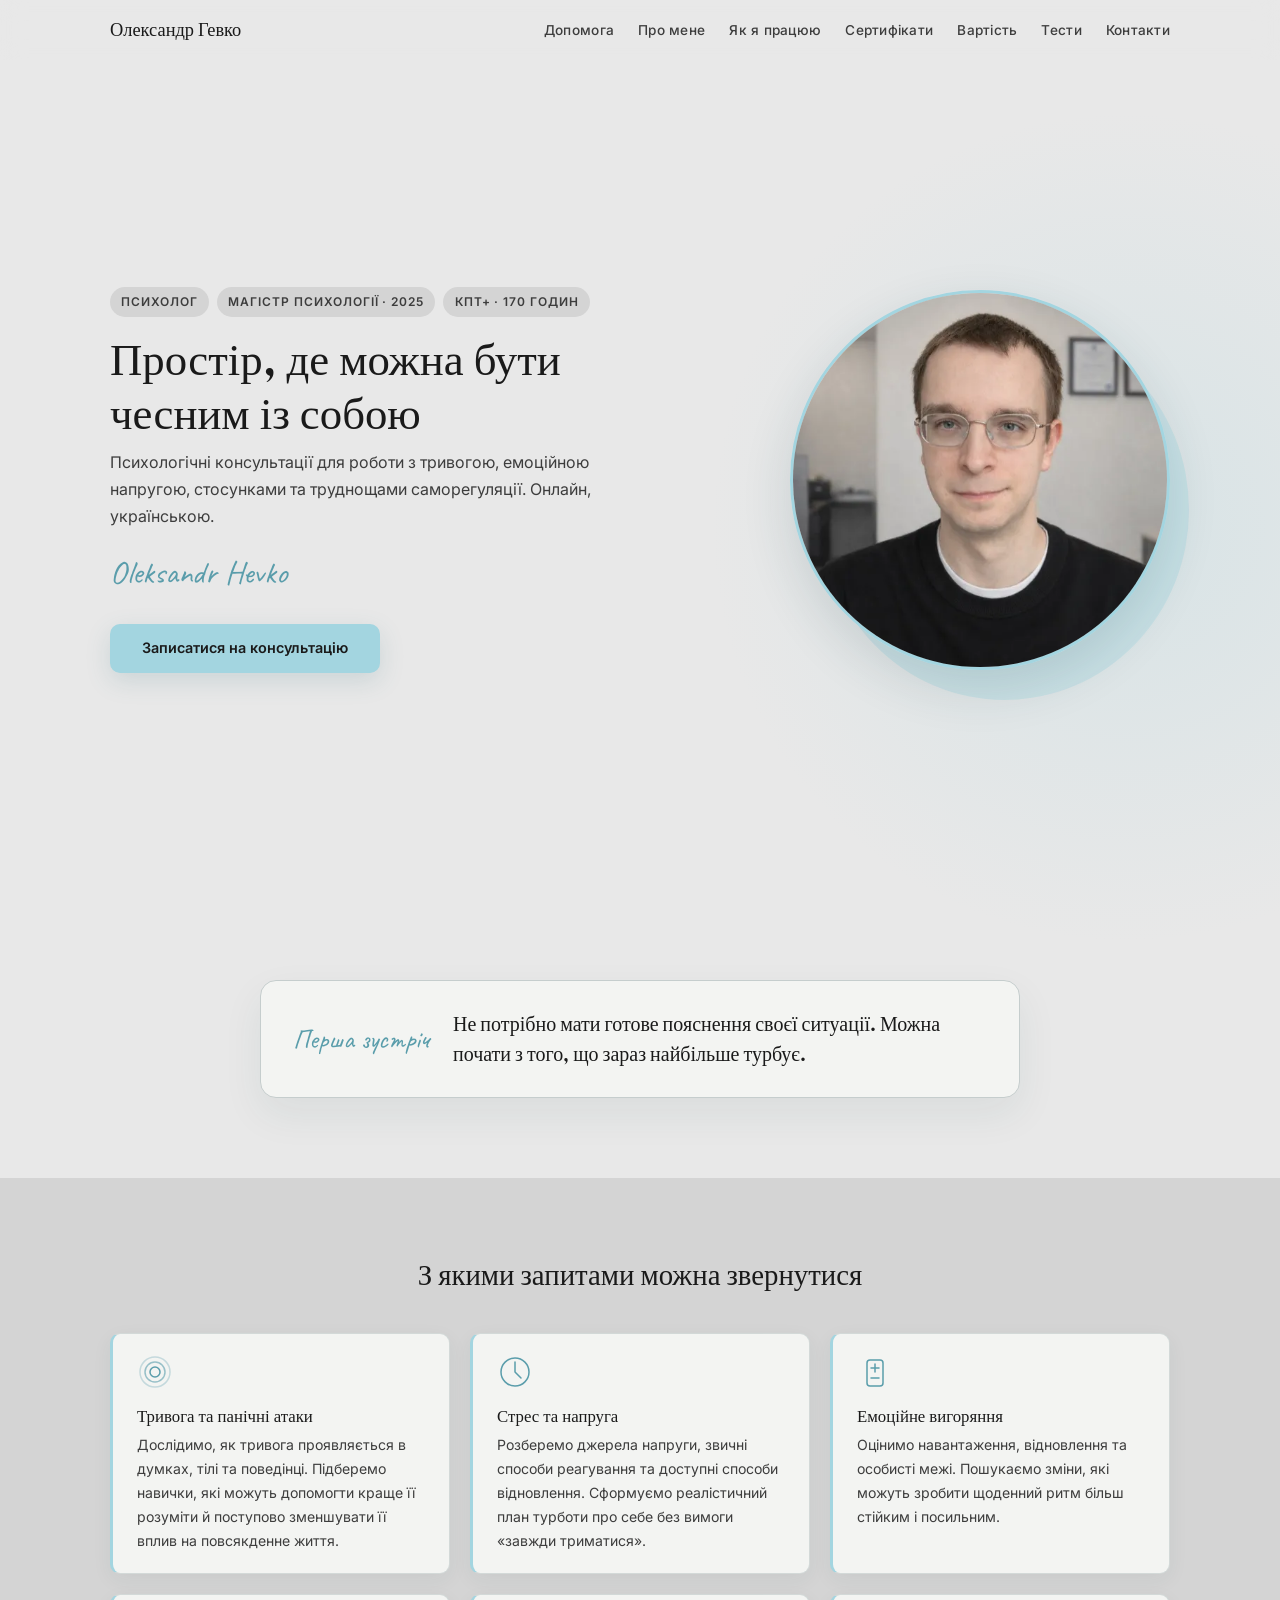
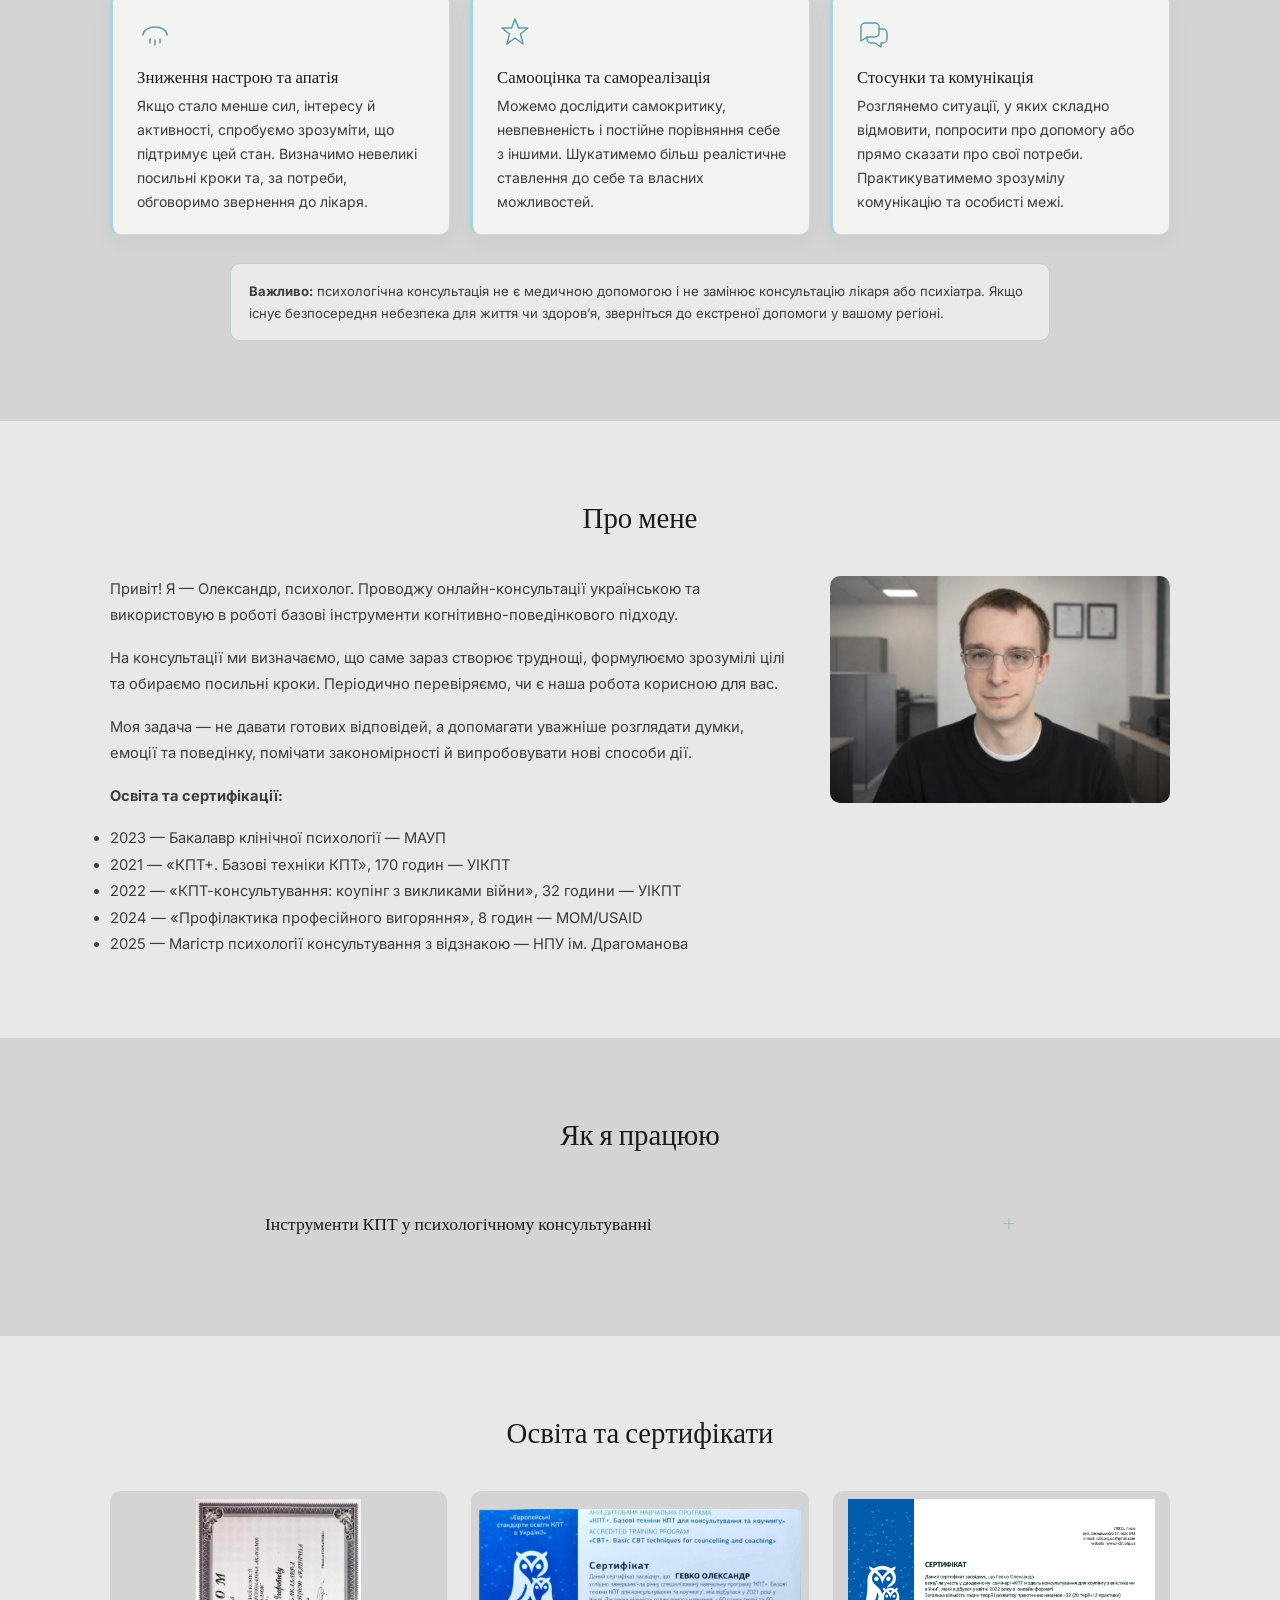
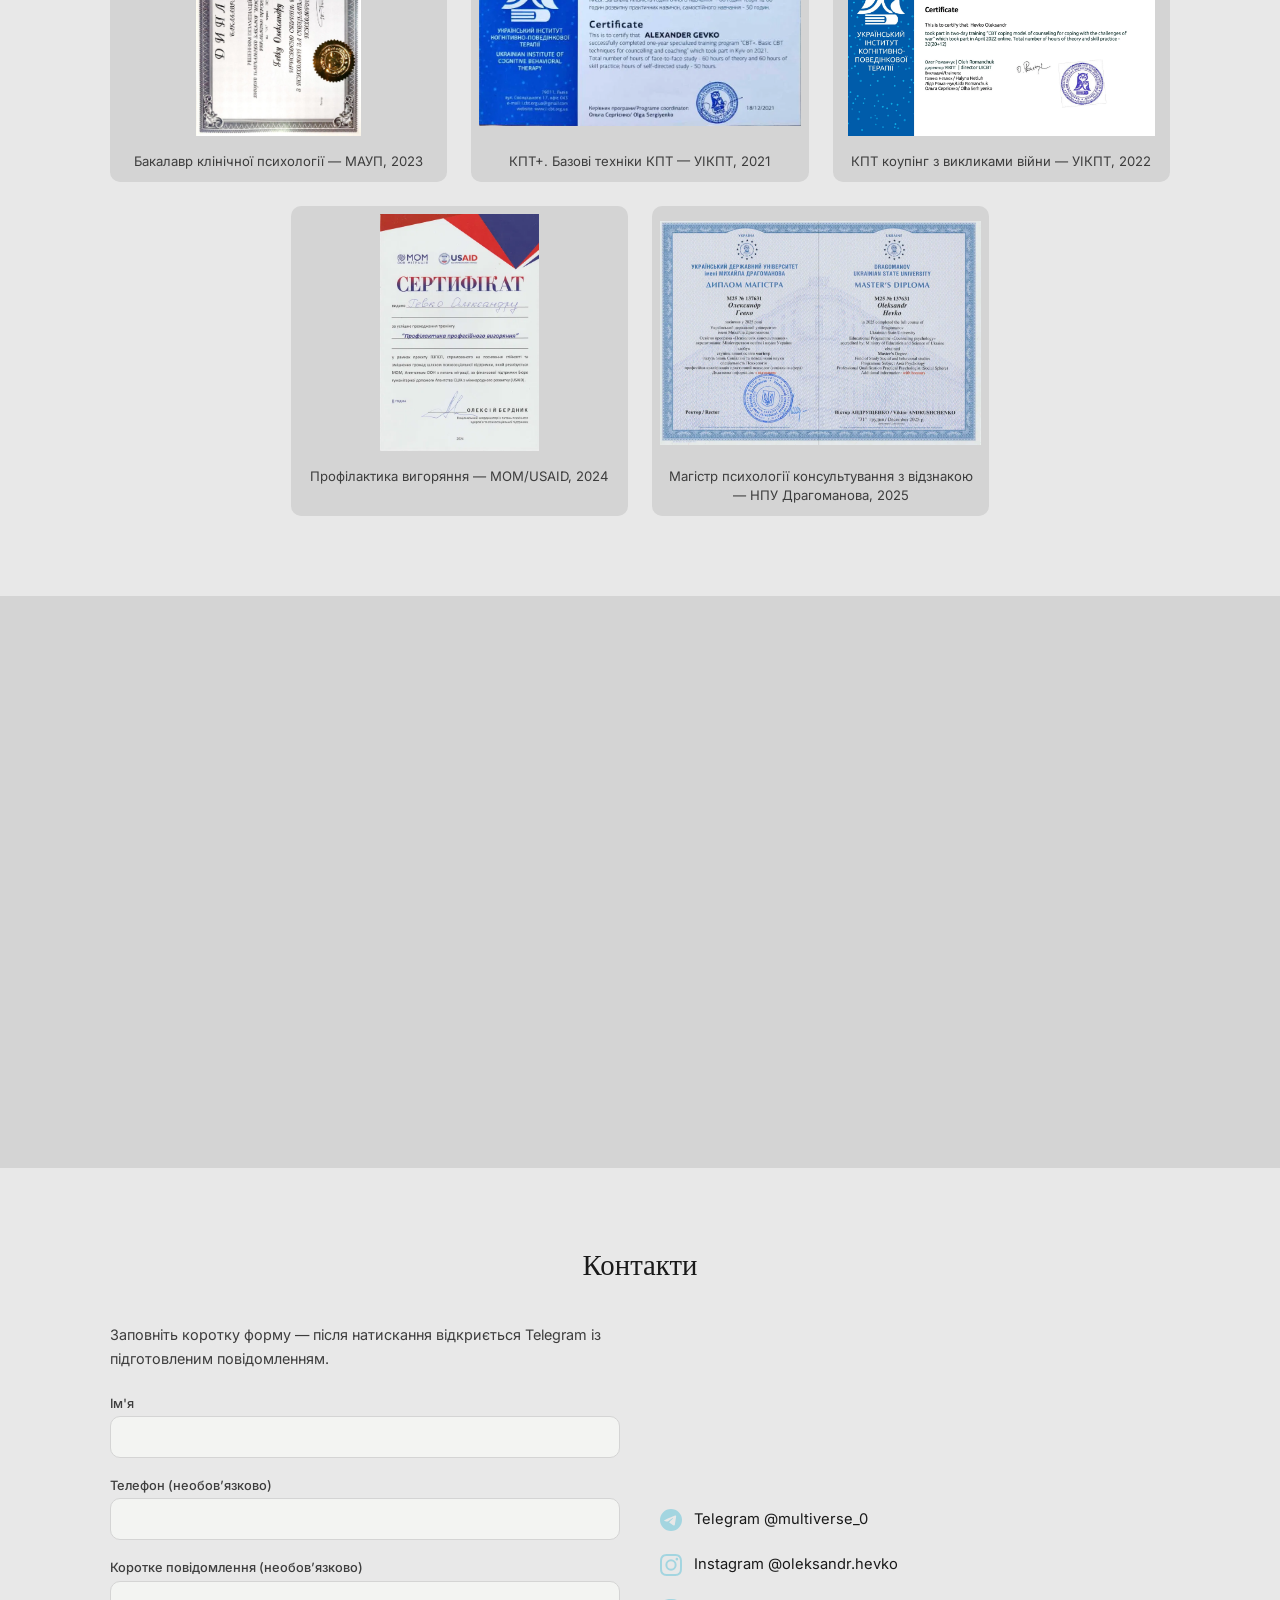
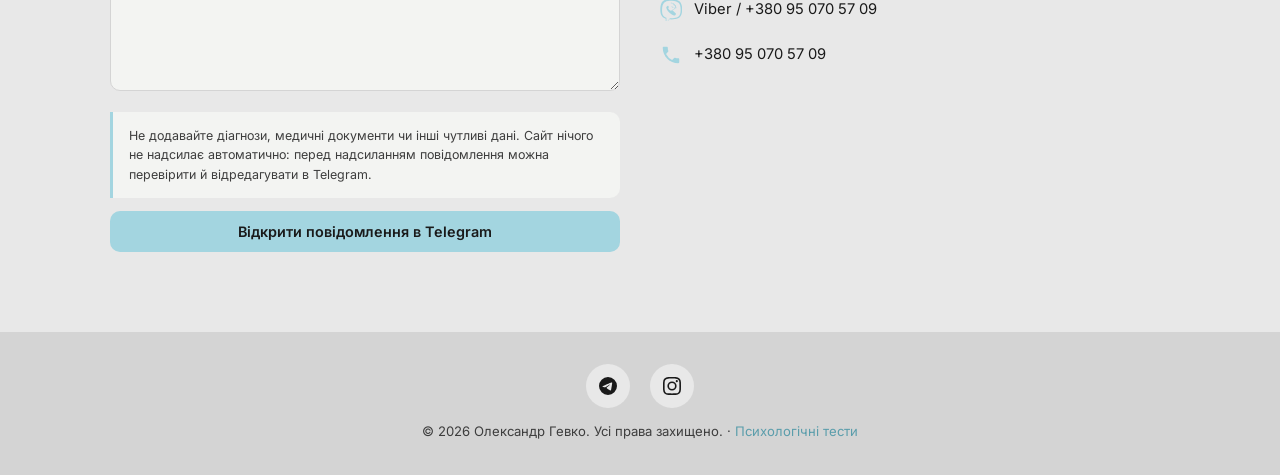
<file: index.html>
<!DOCTYPE html>
<html lang="uk">
<head>
<meta charset="UTF-8">
<meta name="viewport" content="width=device-width, initial-scale=1.0">
<title>Психолог Олександр Гевко — онлайн-консультації</title>
<meta name="description" content="Олександр Гевко — психолог. Онлайн-консультації українською з використанням інструментів когнітивно-поведінкового підходу.">
<meta property="og:title" content="Психолог Олександр Гевко — онлайн-консультації">
<meta property="og:description" content="Психологічні онлайн-консультації українською з використанням інструментів когнітивно-поведінкового підходу.">
<meta property="og:type" content="website">
<meta property="og:locale" content="uk_UA">
<link rel="icon" href="data:image/svg+xml,<svg xmlns='http://www.w3.org/2000/svg' viewBox='0 0 100 100'><rect fill='%23A3D5E0' rx='18' width='100' height='100'/><text x='50' y='68' font-size='48' font-family='serif' fill='%231A1A1A' text-anchor='middle'>ОГ</text></svg>">
<link rel="preconnect" href="https://fonts.googleapis.com">
<link rel="preconnect" href="https://fonts.gstatic.com" crossorigin>
<link href="https://fonts.googleapis.com/css2?family=Caveat:wght@400;700&family=DM+Serif+Display&family=Inter:wght@300;400;500;600&display=swap" rel="stylesheet">
<style>
*,*::before,*::after{box-sizing:border-box;margin:0;padding:0}
:root{
  --bg:#E8E8E8;--bg-alt:#D4D4D4;--accent:#A3D5E0;--accent-text:#5A9DAB;
  --surface:#F3F4F2;--line:#C5CDCD;
  --text:#1A1A1A;--text-secondary:#3D3D3D;
  --font-heading:'DM Serif Display',serif;
  --font-body:'Inter',sans-serif;
  --font-sig:'Caveat',cursive;
  --nav-h:60px;--section-py:5rem;
  --max-w:1100px;--radius:10px;
}
@media(prefers-color-scheme:dark){
  :root{--bg:#1A1A1A;--bg-alt:#2A2A2A;--surface:#232525;--line:#3D484A;--accent:#7BBFCC;--accent-text:#7BBFCC;--text:#E8E8E8;--text-secondary:#AAAAAA}
}
html{scroll-behavior:smooth;scroll-padding-top:var(--nav-h)}
body{font-family:var(--font-body);color:var(--text);
  background:radial-gradient(circle at 88% 10%,color-mix(in srgb,var(--accent) 24%,transparent),transparent 26rem),var(--bg);
  line-height:1.7;overflow-x:hidden}
img{display:block;max-width:100%;height:auto}
a{color:var(--accent-text);text-decoration:none}
a:hover{text-decoration:underline}
:focus-visible{outline:2px solid var(--accent-text);outline-offset:3px;border-radius:2px}
h1,h2,h3{font-family:var(--font-heading);font-weight:400;line-height:1.2}
.wrap{max-width:var(--max-w);margin:0 auto;padding:0 1.25rem}

/* ── NAV ── */
.nav{position:fixed;top:0;left:0;width:100%;height:var(--nav-h);z-index:100;
  background:color-mix(in srgb,var(--bg) 80%,transparent);backdrop-filter:blur(12px);-webkit-backdrop-filter:blur(12px);
  transition:box-shadow .3s}
.nav.scrolled{box-shadow:0 1px 12px rgba(0,0,0,.1)}
.nav .wrap{display:flex;align-items:center;justify-content:space-between;height:100%}
.nav-logo{font-family:var(--font-heading);font-size:1.15rem;color:var(--text);white-space:nowrap}
.nav-links{display:flex;gap:1.5rem;list-style:none}
.nav-links a{color:var(--text-secondary);font-size:.85rem;font-weight:500;letter-spacing:.02em;transition:color .2s}
.nav-links a:hover{color:var(--text);text-decoration:none}
.burger{display:none;flex-direction:column;gap:5px;background:none;border:none;cursor:pointer;padding:10px}
.burger span{display:block;width:24px;height:2px;background:var(--text);border-radius:2px;transition:transform .3s,opacity .3s}
.burger.active span:nth-child(1){transform:translateY(7px) rotate(45deg)}
.burger.active span:nth-child(2){opacity:0}
.burger.active span:nth-child(3){transform:translateY(-7px) rotate(-45deg)}

@media(max-width:899px){
  .burger{display:flex}
  .nav-links{position:fixed;top:var(--nav-h);left:0;width:100%;flex-direction:column;
    background:var(--bg);padding:1.5rem;gap:.75rem;max-height:calc(100vh - var(--nav-h));overflow-y:auto;
    transform:translateY(-120%);transition:transform .3s;border-bottom:1px solid var(--bg-alt)}
  .nav-links.open{transform:translateY(0)}
}

/* ── HERO ── */
.hero{min-height:100vh;min-height:100dvh;display:flex;align-items:center;padding-top:calc(var(--nav-h) + 2rem);padding-bottom:2rem}
.hero .wrap{display:grid;grid-template-columns:1fr;gap:2rem;align-items:center}
.hero-text{order:2}
.hero-photo{order:1;justify-self:center;position:relative;isolation:isolate}
.hero-photo::before{content:'';position:absolute;inset:8% -5% -8% 8%;border-radius:50%;
  background:color-mix(in srgb,var(--accent) 38%,transparent);z-index:-1}
.hero-photo img{width:260px;height:260px;object-fit:cover;border-radius:50%;border:3px solid var(--accent);
  box-shadow:0 18px 50px rgba(34,65,70,.14)}
.hero-tags{display:flex;flex-wrap:wrap;gap:.5rem;margin-bottom:1rem}
.hero-tag{font-size:.75rem;font-weight:600;letter-spacing:.08em;text-transform:uppercase;
  padding:.3rem .7rem;border-radius:20px;background:var(--bg-alt);color:var(--text-secondary)}
.hero h1{font-size:2rem;margin-bottom:.5rem}
.hero-subtitle{font-size:1rem;color:var(--text-secondary);margin-bottom:1rem}
.hero-sig{font-family:var(--font-sig);font-size:2rem;color:var(--accent-text)}
.hero-cta{display:inline-block;margin-top:1.5rem;padding:.75rem 2rem;background:var(--accent);color:#1A1A1A;
  border-radius:var(--radius);font-weight:600;font-size:.9rem;box-shadow:0 8px 24px rgba(72,130,141,.18);
  transition:opacity .2s,transform .2s}
.hero-cta:hover{opacity:.9;transform:translateY(-2px);text-decoration:none}

@media(min-width:640px){
  .hero .wrap{grid-template-columns:1fr 1fr}
  .hero-text{order:1}.hero-photo{order:2;justify-self:end}
  .hero-photo img{width:320px;height:320px}
  .hero h1{font-size:2.5rem}
}
@media(min-width:900px){
  .hero-photo img{width:380px;height:380px}
  .hero h1{font-size:2.8rem}
}


/* ── FIRST STEP NOTE ── */
.quote-section{padding:var(--section-py) 0}
.first-step-note{max-width:760px;margin:0 auto;display:grid;grid-template-columns:auto 1fr;gap:1.5rem;
  align-items:center;padding:1.75rem 2rem;border:1px solid var(--line);border-radius:16px;background:var(--surface);
  box-shadow:0 16px 40px rgba(34,65,70,.07)}
.first-step-label{font-family:var(--font-sig);font-size:1.7rem;color:var(--accent-text);white-space:nowrap}
.first-step-note p{font-family:var(--font-heading);font-size:1.25rem;line-height:1.5}
@media(max-width:639px){.first-step-note{grid-template-columns:1fr;gap:.5rem;padding:1.5rem}.first-step-note p{font-size:1.15rem}}

/* ── SECTIONS ── */
section{padding:var(--section-py) 0}
.bg-alt{background:var(--bg-alt)}
.section-title{font-size:1.8rem;text-align:center;margin-bottom:2.5rem}

/* ── HELP CARDS ── */
.help-grid{display:grid;gap:1.25rem;grid-template-columns:1fr}
.help-card{background:var(--surface);padding:1.25rem 1.25rem 1.25rem 1.5rem;border-radius:var(--radius);
  border:1px solid color-mix(in srgb,var(--line) 70%,transparent);border-left:3px solid var(--accent);
  box-shadow:0 6px 20px rgba(34,65,70,.06)}
.help-card h3{font-size:1.05rem;margin-bottom:.35rem}
.help-card p{font-size:.88rem;color:var(--text-secondary)}
.help-card svg{width:36px;height:36px;margin-bottom:.6rem;stroke:var(--accent-text);fill:none;stroke-width:1.5;stroke-linecap:round;stroke-linejoin:round}
@media(min-width:640px){.help-grid{grid-template-columns:1fr 1fr}}
@media(min-width:900px){.help-grid{grid-template-columns:1fr 1fr 1fr}}
.scope-note{max-width:820px;margin:1.75rem auto 0;padding:1rem 1.15rem;border-radius:var(--radius);
  border:1px solid var(--line);font-size:.82rem;color:var(--text-secondary);background:color-mix(in srgb,var(--surface) 72%,transparent)}

/* ── ACCORDIONS ── */
.accordion{max-width:750px;margin:0 auto}
.accordion-item{border-bottom:1px solid var(--bg-alt);overflow:hidden}
.accordion-header{width:100%;background:none;border:none;cursor:pointer;display:flex;justify-content:space-between;
  align-items:center;padding:1rem 0;font-family:var(--font-heading);font-size:1.1rem;color:var(--text);text-align:left}
.accordion-header::after{content:'+';font-size:1.4rem;color:var(--accent-text);transition:transform .3s;flex-shrink:0;margin-left:1rem}
.accordion-item.active .accordion-header::after{transform:rotate(45deg)}
.accordion-body{max-height:0;overflow:hidden;transition:max-height .4s ease}
.accordion-body-inner{padding:0 0 1.25rem;font-size:.9rem;color:var(--text-secondary);line-height:1.8}
.accordion-body-inner ul{padding-left:1.25rem;margin-top:.5rem}
.accordion-body-inner li{margin-bottom:.25rem}

/* ── ABOUT ── */
.about-grid{display:grid;gap:2.5rem;grid-template-columns:1fr;align-items:start}
.about-text{font-size:.92rem;color:var(--text-secondary);line-height:1.8}
.about-text p{margin-bottom:1rem}
.about-photo img{border-radius:var(--radius);width:100%;max-width:380px;margin:0 auto}
@media(min-width:640px){.about-grid{grid-template-columns:1fr 280px}}
@media(min-width:900px){.about-grid{grid-template-columns:1fr 340px}}

/* ── GALLERY ── */
.gallery-grid{display:grid;gap:1.5rem;grid-template-columns:1fr}
.gallery-item{cursor:pointer;overflow:hidden;border-radius:var(--radius);
  background:var(--bg-alt);transition:box-shadow .3s}
.gallery-item:hover{box-shadow:0 4px 20px rgba(0,0,0,.12)}
.gallery-item img{width:100%;aspect-ratio:4/3;object-fit:contain;
  display:block;transition:transform .3s;padding:.5rem}
.gallery-item:hover img{transform:scale(1.03)}
.gallery-caption{padding:.5rem 1rem .75rem;font-size:.82rem;
  color:var(--text-secondary);text-align:center;line-height:1.4}
@media(min-width:640px){
  .gallery-grid{grid-template-columns:repeat(4,1fr)}
  .gallery-item{grid-column:span 2}
  .gallery-item:nth-child(5){grid-column:2/span 2}
}
@media(min-width:900px){
  .gallery-grid{grid-template-columns:repeat(6,1fr)}
  .gallery-item{grid-column:span 2}
  .gallery-item:nth-child(4){grid-column:2/span 2}
  .gallery-item:nth-child(5){grid-column:4/span 2}
}

/* ── LIGHTBOX ── */
.lightbox{position:fixed;inset:0;z-index:200;background:rgba(0,0,0,.92);display:none;align-items:center;justify-content:center;flex-direction:column}
.lightbox.active{display:flex}
.lightbox img{max-width:90vw;max-height:80vh;border-radius:4px;object-fit:contain}
.lightbox-caption{color:#ccc;font-size:.85rem;margin-top:.75rem;text-align:center;max-width:90vw}
.lightbox-close,.lightbox-prev,.lightbox-next{position:absolute;background:none;border:none;color:#fff;font-size:2rem;cursor:pointer;
  padding:.5rem;line-height:1;opacity:.7;transition:opacity .2s}
.lightbox-close:hover,.lightbox-prev:hover,.lightbox-next:hover{opacity:1}
.lightbox-close{top:1rem;right:1.5rem;font-size:2.2rem}
.lightbox-prev{left:1rem;top:50%;transform:translateY(-50%)}
.lightbox-next{right:1rem;top:50%;transform:translateY(-50%)}

/* ── PRICING ── */
.pricing-card{max-width:420px;margin:0 auto;background:var(--surface);border-radius:var(--radius);
  padding:2.5rem 2rem;text-align:center;box-shadow:0 2px 12px rgba(0,0,0,.07);border-top:3px solid var(--accent)}
.pricing-amount{font-family:var(--font-heading);font-size:2.8rem;color:var(--text);margin:.75rem 0 .25rem}
.pricing-unit{font-size:.9rem;color:var(--text-secondary)}
.pricing-detail{margin-top:1rem;font-size:.88rem;color:var(--text-secondary)}
.pricing-badge{display:inline-block;margin-top:1rem;padding:.35rem 1rem;border-radius:20px;
  background:var(--accent);color:#1A1A1A;font-size:.82rem;font-weight:600}

/* ── CONTACT ── */
.contact-grid{display:grid;gap:2.5rem;grid-template-columns:1fr}
@media(min-width:640px){.contact-grid{grid-template-columns:1fr 1fr}}
.contact-form{display:flex;flex-direction:column;gap:.85rem}
.form-intro{font-size:.9rem;color:var(--text-secondary);margin-bottom:.25rem}
.contact-form label{font-size:.8rem;font-weight:500;color:var(--text-secondary);margin-bottom:.15rem}
.contact-form input,.contact-form textarea{width:100%;padding:.7rem .85rem;border:1px solid var(--bg-alt);
  border-radius:var(--radius);background:var(--surface);color:var(--text);font-family:var(--font-body);font-size:.9rem;
  transition:border-color .2s}
.contact-form input:focus,.contact-form textarea:focus{outline:2px solid var(--accent-text);outline-offset:2px;border-color:var(--accent)}
.contact-form textarea{min-height:110px;resize:vertical}
.contact-form button{padding:.75rem 2rem;background:var(--accent);color:#1A1A1A;border:none;
  border-radius:var(--radius);font-weight:600;font-size:.9rem;cursor:pointer;transition:opacity .2s;
  font-family:var(--font-body)}
.contact-form button:hover{opacity:.85}
.form-notice{font-size:.78rem;line-height:1.55;color:var(--text-secondary);padding:.85rem 1rem;
  border-left:3px solid var(--accent);background:var(--surface);border-radius:0 var(--radius) var(--radius) 0}
.contact-info{display:flex;flex-direction:column;gap:1.25rem;justify-content:center}
.contact-link{display:flex;align-items:center;gap:.75rem;font-size:.92rem;color:var(--text)}
.contact-link svg{width:22px;height:22px;flex-shrink:0;fill:var(--accent)}

/* ── FOOTER ── */
footer{background:var(--bg-alt);padding:2rem 0;text-align:center}
footer .socials{display:flex;justify-content:center;gap:1.25rem;margin-bottom:.75rem}
footer .socials a{display:flex;align-items:center;justify-content:center;width:44px;height:44px;
  border-radius:50%;background:var(--bg);transition:background .2s}
footer .socials a:hover{background:var(--accent)}
footer .socials svg{width:18px;height:18px;fill:var(--text)}
footer .socials a:hover svg{fill:var(--bg)}
footer p{font-size:.82rem;color:var(--text-secondary)}

/* ── FADE-IN ── */
.fade-in{opacity:0;transform:translateY(20px);transition:opacity .6s ease,transform .6s ease}
.fade-in.visible{opacity:1;transform:translateY(0)}
@media(prefers-reduced-motion:reduce){.fade-in{opacity:1;transform:none;transition:none}}
</style>
</head>
<body>

<!-- NAV -->
<nav class="nav" id="nav" aria-label="Головна навігація">
  <div class="wrap">
    <a href="#hero" class="nav-logo">Олександр Гевко</a>
    <button class="burger" id="burger" aria-label="Меню" aria-expanded="false">
      <span></span><span></span><span></span>
    </button>
    <ul class="nav-links" id="navLinks" role="list">
      <li><a href="#help">Допомога</a></li>
      <li><a href="#about">Про мене</a></li>
      <li><a href="#method">Як я працюю</a></li>
      <li><a href="#certificates">Сертифікати</a></li>
      <li><a href="#pricing">Вартість</a></li>
      <li><a href="tests.html">Тести</a></li>
      <li><a href="#contact">Контакти</a></li>
    </ul>
  </div>
</nav>

<main>

<!-- HERO -->
<section class="hero" id="hero">
  <div class="wrap">
    <div class="hero-text">
      <div class="hero-tags">
        <span class="hero-tag">Психолог</span>
        <span class="hero-tag">Магістр психології · 2025</span>
        <span class="hero-tag">КПТ+ · 170 годин</span>
      </div>
      <h1>Простір, де можна бути чесним із собою</h1>
      <p class="hero-subtitle">Психологічні консультації для роботи з тривогою, емоційною напругою, стосунками та труднощами саморегуляції. Онлайн, українською.</p>
      <span class="hero-sig">Oleksandr Hevko</span>
      <br>
      <a href="#contact" class="hero-cta">Записатися на консультацію</a>
    </div>
    <div class="hero-photo">
      <img src="assets/photo-portrait.webp" alt="Олександр Гевко — психолог" width="380" height="380">
    </div>
  </div>
</section>


<!-- FIRST STEP NOTE -->
<section class="quote-section">
  <div class="wrap">
    <div class="first-step-note fade-in">
      <span class="first-step-label">Перша зустріч</span>
      <p>Не потрібно мати готове пояснення своєї ситуації. Можна почати з того, що зараз найбільше турбує.</p>
    </div>
  </div>
</section>

<!-- HELP -->
<section id="help" class="bg-alt">
  <div class="wrap">
    <h2 class="section-title fade-in">З якими запитами можна звернутися</h2>
    <div class="help-grid">
      <div class="help-card fade-in">
        <svg viewBox="0 0 36 36" aria-hidden="true"><circle cx="18" cy="18" r="5"/><circle cx="18" cy="18" r="10" opacity=".6"/><circle cx="18" cy="18" r="15" opacity=".3"/></svg>
        <h3>Тривога та панічні атаки</h3>
        <p>Дослідимо, як тривога проявляється в думках, тілі та поведінці. Підберемо навички, які можуть допомогти краще її розуміти й поступово зменшувати її вплив на повсякденне життя.</p>
      </div>
      <div class="help-card fade-in">
        <svg viewBox="0 0 36 36" aria-hidden="true"><circle cx="18" cy="18" r="14"/><polyline points="18 8 18 18 24 24"/></svg>
        <h3>Стрес та напруга</h3>
        <p>Розберемо джерела напруги, звичні способи реагування та доступні способи відновлення. Сформуємо реалістичний план турботи про себе без вимоги «завжди триматися».</p>
      </div>
      <div class="help-card fade-in">
        <svg viewBox="0 0 36 36" aria-hidden="true"><rect x="10" y="6" width="16" height="26" rx="3"/><line x1="14" y1="24" x2="22" y2="24"/><line x1="18" y1="10" x2="18" y2="18"/><line x1="14" y1="14" x2="22" y2="14"/></svg>
        <h3>Емоційне вигоряння</h3>
        <p>Оцінимо навантаження, відновлення та особисті межі. Пошукаємо зміни, які можуть зробити щоденний ритм більш стійким і посильним.</p>
      </div>
      <div class="help-card fade-in">
        <svg viewBox="0 0 36 36" aria-hidden="true"><path d="M6 20a12 8 0 0 1 24 0" fill="none"/><line x1="13" y1="24" x2="13" y2="28"/><line x1="18" y1="25" x2="18" y2="30"/><line x1="23" y1="24" x2="23" y2="28"/></svg>
        <h3>Зниження настрою та апатія</h3>
        <p>Якщо стало менше сил, інтересу й активності, спробуємо зрозуміти, що підтримує цей стан. Визначимо невеликі посильні кроки та, за потреби, обговоримо звернення до лікаря.</p>
      </div>
      <div class="help-card fade-in">
        <svg viewBox="0 0 36 36" aria-hidden="true"><polygon points="18 4 21.5 13 31 13 23.5 19 26 29 18 23 10 29 12.5 19 5 13 14.5 13"/></svg>
        <h3>Самооцінка та самореалізація</h3>
        <p>Можемо дослідити самокритику, невпевненість і постійне порівняння себе з іншими. Шукатимемо більш реалістичне ставлення до себе та власних можливостей.</p>
      </div>
      <div class="help-card fade-in">
        <svg viewBox="0 0 36 36" aria-hidden="true"><path d="M4 24V12a4 4 0 0 1 4-4h10a4 4 0 0 1 4 4v6a4 4 0 0 1-4 4H10l-6 4z"/><path d="M14 22h8a4 4 0 0 0 4-4v-6a4 4 0 0 0-4-4" opacity="0"/><path d="M22 14h4a4 4 0 0 1 4 4v6a4 4 0 0 1-4 4h-2v4l-6-4h-4a4 4 0 0 1-4-4v-2"/></svg>
        <h3>Стосунки та комунікація</h3>
        <p>Розглянемо ситуації, у яких складно відмовити, попросити про допомогу або прямо сказати про свої потреби. Практикуватимемо зрозумілу комунікацію та особисті межі.</p>
      </div>
    </div>
    <p class="scope-note fade-in"><strong>Важливо:</strong> психологічна консультація не є медичною допомогою і не замінює консультацію лікаря або психіатра. Якщо існує безпосередня небезпека для життя чи здоров’я, зверніться до екстреної допомоги у вашому регіоні.</p>
  </div>
</section>

<!-- ABOUT -->
<section id="about">
  <div class="wrap">
    <h2 class="section-title fade-in">Про мене</h2>
    <div class="about-grid fade-in">
      <div class="about-text">
        <p>Привіт! Я — Олександр, психолог. Проводжу онлайн-консультації українською та використовую в роботі базові інструменти когнітивно-поведінкового підходу.</p>
        <p>На консультації ми визначаємо, що саме зараз створює труднощі, формулюємо зрозумілі цілі та обираємо посильні кроки. Періодично перевіряємо, чи є наша робота корисною для вас.</p>
        <p>Моя задача — не давати готових відповідей, а допомагати уважніше розглядати думки, емоції та поведінку, помічати закономірності й випробовувати нові способи дії.</p>
        <p><strong>Освіта та сертифікації:</strong></p>
        <ul>
          <li>2023 — Бакалавр клінічної психології — МАУП</li>
          <li>2021 — «КПТ+. Базові техніки КПТ», 170 годин — УІКПТ</li>
          <li>2022 — «КПТ-консультування: коупінг з викликами війни», 32 години — УІКПТ</li>
          <li>2024 — «Профілактика професійного вигоряння», 8 годин — МОМ/USAID</li>
          <li>2025 — Магістр психології консультування з відзнакою — НПУ ім.&nbsp;Драгоманова</li>
        </ul>
      </div>
      <div class="about-photo">
        <img src="assets/photo-portrait.webp" alt="Олександр Гевко" loading="lazy" width="340" height="340">
      </div>
    </div>
  </div>
</section>

<!-- METHOD -->
<section id="method" class="bg-alt">
  <div class="wrap">
    <h2 class="section-title fade-in">Як я працюю</h2>
    <div class="accordion fade-in" data-accordion-group="method">
      <div class="accordion-item">
        <button class="accordion-header" aria-expanded="false" aria-controls="method-1" id="method-btn-1">Інструменти КПТ у психологічному консультуванні</button>
        <div class="accordion-body" id="method-1" role="region" aria-labelledby="method-btn-1"><div class="accordion-body-inner">
          <p>Когнітивно-поведінковий підхід допомагає розглядати зв’язок між ситуаціями, думками, емоціями та діями. У консультуванні я використовую окремі базові інструменти цього підходу відповідно до запиту та домовлених цілей.</p>
          <p>Під час консультацій ми можемо:</p>
          <ul>
            <li>визначити конкретну ціль і очікування від роботи;</li>
            <li>помітити автоматичні думки та звичні способи реагування;</li>
            <li>перевірити припущення та розглянути альтернативні пояснення;</li>
            <li>спланувати поведінковий експеримент або посильну практику;</li>
            <li>обговорити, що виявилося корисним, а що варто змінити.</li>
          </ul>
          <p>Тривалість роботи залежить від запиту, обставин і ваших потреб. Ми не визначаємо її наперед як гарантію та періодично оцінюємо доцільність продовження консультацій.</p>
        </div></div>
      </div>
    </div>
  </div>
</section>

<!-- CERTIFICATES -->
<section id="certificates">
  <div class="wrap">
    <h2 class="section-title fade-in">Освіта та сертифікати</h2>
    <div class="gallery-grid fade-in" id="gallery">
      <div class="gallery-item" tabindex="0" role="button" data-index="0">
        <img src="assets/diploma-bachelor.webp" alt="Диплом бакалавра клінічної психології — МАУП, 2023" loading="lazy">
        <p class="gallery-caption">Бакалавр клінічної психології — МАУП, 2023</p>
      </div>
      <div class="gallery-item" tabindex="0" role="button" data-index="1">
        <img src="assets/cert-cbt-basic.webp" alt="Сертифікат КПТ+ Базові техніки КПТ — УІКПТ, 2021" loading="lazy">
        <p class="gallery-caption">КПТ+. Базові техніки КПТ — УІКПТ, 2021</p>
      </div>
      <div class="gallery-item" tabindex="0" role="button" data-index="2">
        <img src="assets/cert-cbt-war.webp" alt="Сертифікат КПТ коупінг з викликами війни — УІКПТ, 2022" loading="lazy">
        <p class="gallery-caption">КПТ коупінг з викликами війни — УІКПТ, 2022</p>
      </div>
      <div class="gallery-item" tabindex="0" role="button" data-index="3">
        <img src="assets/cert-mom-usaid.webp" alt="Сертифікат Профілактика вигоряння — МОМ/USAID, 2024" loading="lazy">
        <p class="gallery-caption">Профілактика вигоряння — МОМ/USAID, 2024</p>
      </div>
      <div class="gallery-item" tabindex="0" role="button" data-index="4">
        <img src="assets/diploma-masters.webp" alt="Диплом магістра психології — НПУ Драгоманова, 2025" loading="lazy">
        <p class="gallery-caption">Магістр психології консультування з відзнакою — НПУ Драгоманова, 2025</p>
      </div>
    </div>
  </div>
</section>

<!-- LIGHTBOX -->
<div class="lightbox" id="lightbox" role="dialog" aria-modal="true" aria-label="Перегляд зображення">
  <button class="lightbox-close" aria-label="Закрити">&times;</button>
  <button class="lightbox-prev" aria-label="Попереднє">&#8249;</button>
  <button class="lightbox-next" aria-label="Наступне">&#8250;</button>
  <img alt="">
  <p class="lightbox-caption"></p>
</div>

<!-- PRICING -->
<section id="pricing" class="bg-alt">
  <div class="wrap">
    <h2 class="section-title fade-in">Послуги та вартість</h2>
    <div class="pricing-card fade-in">
      <p class="pricing-unit">Індивідуальна консультація психолога</p>
      <p class="pricing-amount">700 грн</p>
      <p class="pricing-unit">60 хвилин</p>
      <p class="pricing-detail">Онлайн-зустріч через Zoom або Google Meet. Доступний час узгоджуємо перед записом.</p>
      <span class="pricing-badge">Онлайн</span>
    </div>
  </div>
</section>

<!-- CONTACT -->
<section id="contact">
  <div class="wrap">
    <h2 class="section-title fade-in">Контакти</h2>
    <div class="contact-grid fade-in">
      <form class="contact-form" id="contactForm">
        <p class="form-intro">Заповніть коротку форму — після натискання відкриється Telegram із підготовленим повідомленням.</p>
        <div>
          <label for="fname">Ім'я</label>
          <input type="text" id="fname" name="fname" required autocomplete="given-name">
        </div>
        <div>
          <label for="phone">Телефон <span aria-hidden="true">(необов’язково)</span></label>
          <input type="tel" id="phone" name="phone" autocomplete="tel">
        </div>
        <div>
          <label for="message">Коротке повідомлення <span aria-hidden="true">(необов’язково)</span></label>
          <textarea id="message" name="message" rows="4" aria-describedby="formPrivacy"></textarea>
        </div>
        <p class="form-notice" id="formPrivacy">Не додавайте діагнози, медичні документи чи інші чутливі дані. Сайт нічого не надсилає автоматично: перед надсиланням повідомлення можна перевірити й відредагувати в Telegram.</p>
        <button type="submit">Відкрити повідомлення в Telegram</button>
      </form>
      <div class="contact-info">
        <a href="https://t.me/multiverse_0" target="_blank" rel="noopener" class="contact-link">
          <svg viewBox="0 0 24 24"><path d="M11.944 0A12 12 0 0 0 0 12a12 12 0 0 0 12 12 12 12 0 0 0 12-12A12 12 0 0 0 12 0h-.056zm4.962 7.224c.1-.002.321.023.465.14a.506.506 0 0 1 .171.325c.016.093.036.306.02.472-.18 1.898-.962 6.502-1.36 8.627-.168.9-.499 1.201-.82 1.23-.696.065-1.225-.46-1.9-.902-1.056-.693-1.653-1.124-2.678-1.8-1.185-.78-.417-1.21.258-1.91.177-.184 3.247-2.977 3.307-3.23.007-.032.014-.15-.056-.212s-.174-.041-.249-.024c-.106.024-1.793 1.14-5.061 3.345-.479.33-.913.49-1.302.48-.428-.008-1.252-.241-1.865-.44-.752-.245-1.349-.374-1.297-.789.027-.216.325-.437.893-.663 3.498-1.524 5.83-2.529 6.998-3.014 3.332-1.386 4.025-1.627 4.476-1.635z"/></svg>
          Telegram @multiverse_0
        </a>
        <a href="https://instagram.com/oleksandr.hevko" target="_blank" rel="noopener" class="contact-link">
          <svg viewBox="0 0 24 24"><path d="M12 2.163c3.204 0 3.584.012 4.85.07 3.252.148 4.771 1.691 4.919 4.919.058 1.265.069 1.645.069 4.849 0 3.205-.012 3.584-.069 4.849-.149 3.225-1.664 4.771-4.919 4.919-1.266.058-1.644.07-4.85.07-3.204 0-3.584-.012-4.849-.07-3.26-.149-4.771-1.699-4.919-4.92-.058-1.265-.07-1.644-.07-4.849 0-3.204.013-3.583.07-4.849.149-3.227 1.664-4.771 4.919-4.919 1.266-.057 1.645-.069 4.849-.069zM12 0C8.741 0 8.333.014 7.053.072 2.695.272.273 2.69.073 7.052.014 8.333 0 8.741 0 12c0 3.259.014 3.668.072 4.948.2 4.358 2.618 6.78 6.98 6.98C8.333 23.986 8.741 24 12 24c3.259 0 3.668-.014 4.948-.072 4.354-.2 6.782-2.618 6.979-6.98.059-1.28.073-1.689.073-4.948 0-3.259-.014-3.667-.072-4.947-.196-4.354-2.617-6.78-6.979-6.98C15.668.014 15.259 0 12 0zm0 5.838a6.162 6.162 0 1 0 0 12.324 6.162 6.162 0 0 0 0-12.324zM12 16a4 4 0 1 1 0-8 4 4 0 0 1 0 8zm6.406-11.845a1.44 1.44 0 1 0 0 2.881 1.44 1.44 0 0 0 0-2.881z"/></svg>
          Instagram @oleksandr.hevko
        </a>
        <a href="viber://chat?number=%2B380950705709" class="contact-link">
          <svg viewBox="0 0 24 24"><path d="M11.4 0C9.473.028 5.333.344 3.02 2.467 1.302 4.187.537 6.864.378 10.203c-.158 3.34-.11 9.603 5.882 11.213h.005l-.003 2.563s-.04.982.627 1.182c.808.243 1.282-.52 2.055-1.352.425-.455.998-1.121 1.44-1.635 3.964.334 7.013-.43 7.364-.547.81-.271 5.39-.85 6.137-6.94.77-6.28-.367-10.244-2.39-12.038l-.006-.004C20.32 1.593 17.17.207 13.198.031c0 0-.475-.04-1.798-.031zm.136 1.902c1.128-.013 1.534.027 1.534.027 3.436.152 6.22 1.312 7.197 2.196 1.727 1.533 2.741 5.074 2.07 10.537-.636 5.18-4.483 5.573-5.17 5.803-.292.098-2.956.762-6.343.564 0 0-2.512 3.03-3.296 3.822-.122.13-.269.18-.365.156-.135-.034-.172-.199-.17-.44l.023-4.157c-.004-.002-.008-.002-.012-.004-5.15-1.382-4.843-6.762-4.713-9.648.13-2.886.783-5.203 2.244-6.718C6.084 2.558 8.64 1.57 11.536 1.902z"/><path d="M11.876 4.18c-.345 0-.345.537 0 .54 2.827.08 5.089 1.844 5.089 5.309.003.346.537.341.537 0-.003-3.762-2.495-5.77-5.626-5.849z"/><path d="M14.59 9.741c.348 0 .348-.537 0-.54-.897-.036-1.238-.63-1.282-1.388-.007-.346-.537-.341-.537 0 .052.978.509 1.882 1.819 1.928z"/><path d="M16.18 9.515c.003-.346-.534-.346-.537 0-.044 1.418-.896 2.2-2.163 2.243-.345.01-.34.547.005.537 1.574-.053 2.648-1.099 2.695-2.78z"/><path d="M17.276 9.823c.003.346.54.341.537-.005-.03-2.26-1.314-3.7-3.548-3.745-.348-.006-.348.531 0 .537 1.937.04 2.978 1.234 3.011 3.213z"/><path d="M14.158 12.862l-.753-.522c-.256-.176-.592-.147-.81.065l-.31.31c-.247.226-.61.199-.61.199-2.105-.575-2.701-2.702-2.701-2.702s-.027-.363.199-.61l.31-.31c.211-.218.241-.553.065-.81l-.522-.753c-.178-.254-.526-.325-.79-.14 0 0-.624.398-1.058.826-.362.444-.28 1.04-.28 1.04.65 3.012 3.288 5.337 3.288 5.337s2.325 2.638 5.337 3.288c0 0 .595.082 1.04-.28.428-.434.826-1.058.826-1.058.185-.264.114-.612-.14-.79z"/></svg>
          Viber / +380 95 070 57 09
        </a>
        <a href="tel:+380950705709" class="contact-link">
          <svg viewBox="0 0 24 24"><path d="M6.62 10.79a15.053 15.053 0 0 0 6.59 6.59l2.2-2.2a1.003 1.003 0 0 1 1.01-.24c1.12.37 2.33.57 3.57.57.55 0 1 .45 1 1V20c0 .55-.45 1-1 1-9.39 0-17-7.61-17-17 0-.55.45-1 1-1h3.5c.55 0 1 .45 1 1 0 1.25.2 2.45.57 3.57.1.31.03.66-.25 1.02l-2.2 2.2z"/></svg>
          +380 95 070 57 09
        </a>
      </div>
    </div>
  </div>
</section>

</main>

<!-- FOOTER -->
<footer>
  <div class="wrap">
    <div class="socials">
      <a href="https://t.me/multiverse_0" target="_blank" rel="noopener" aria-label="Telegram">
        <svg viewBox="0 0 24 24"><path d="M11.944 0A12 12 0 0 0 0 12a12 12 0 0 0 12 12 12 12 0 0 0 12-12A12 12 0 0 0 12 0h-.056zm4.962 7.224c.1-.002.321.023.465.14a.506.506 0 0 1 .171.325c.016.093.036.306.02.472-.18 1.898-.962 6.502-1.36 8.627-.168.9-.499 1.201-.82 1.23-.696.065-1.225-.46-1.9-.902-1.056-.693-1.653-1.124-2.678-1.8-1.185-.78-.417-1.21.258-1.91.177-.184 3.247-2.977 3.307-3.23.007-.032.014-.15-.056-.212s-.174-.041-.249-.024c-.106.024-1.793 1.14-5.061 3.345-.479.33-.913.49-1.302.48-.428-.008-1.252-.241-1.865-.44-.752-.245-1.349-.374-1.297-.789.027-.216.325-.437.893-.663 3.498-1.524 5.83-2.529 6.998-3.014 3.332-1.386 4.025-1.627 4.476-1.635z"/></svg>
      </a>
      <a href="https://instagram.com/oleksandr.hevko" target="_blank" rel="noopener" aria-label="Instagram">
        <svg viewBox="0 0 24 24"><path d="M12 2.163c3.204 0 3.584.012 4.85.07 3.252.148 4.771 1.691 4.919 4.919.058 1.265.069 1.645.069 4.849 0 3.205-.012 3.584-.069 4.849-.149 3.225-1.664 4.771-4.919 4.919-1.266.058-1.644.07-4.85.07-3.204 0-3.584-.012-4.849-.07-3.26-.149-4.771-1.699-4.919-4.92-.058-1.265-.07-1.644-.07-4.849 0-3.204.013-3.583.07-4.849.149-3.227 1.664-4.771 4.919-4.919 1.266-.057 1.645-.069 4.849-.069zM12 0C8.741 0 8.333.014 7.053.072 2.695.272.273 2.69.073 7.052.014 8.333 0 8.741 0 12c0 3.259.014 3.668.072 4.948.2 4.358 2.618 6.78 6.98 6.98C8.333 23.986 8.741 24 12 24c3.259 0 3.668-.014 4.948-.072 4.354-.2 6.782-2.618 6.979-6.98.059-1.28.073-1.689.073-4.948 0-3.259-.014-3.667-.072-4.947-.196-4.354-2.617-6.78-6.979-6.98C15.668.014 15.259 0 12 0zm0 5.838a6.162 6.162 0 1 0 0 12.324 6.162 6.162 0 0 0 0-12.324zM12 16a4 4 0 1 1 0-8 4 4 0 0 1 0 8zm6.406-11.845a1.44 1.44 0 1 0 0 2.881 1.44 1.44 0 0 0 0-2.881z"/></svg>
      </a>
    </div>
    <p>&copy; 2026 Олександр Гевко. Усі права захищено. · <a href="tests.html">Психологічні тести</a></p>
  </div>
</footer>

<script>
(function(){
  'use strict';

  /* ── Burger ── */
  const burger = document.getElementById('burger');
  const navLinks = document.getElementById('navLinks');
  burger.addEventListener('click', () => {
    const open = navLinks.classList.toggle('open');
    burger.classList.toggle('active');
    burger.setAttribute('aria-expanded', open);
  });
  navLinks.querySelectorAll('a').forEach(a => {
    a.addEventListener('click', () => {
      navLinks.classList.remove('open');
      burger.classList.remove('active');
      burger.setAttribute('aria-expanded', 'false');
    });
  });

  /* ── Nav scroll shadow ── */
  const nav = document.getElementById('nav');
  let ticking = false;
  window.addEventListener('scroll', () => {
    if (!ticking) {
      requestAnimationFrame(() => {
        nav.classList.toggle('scrolled', window.scrollY > 10);
        ticking = false;
      });
      ticking = true;
    }
  });

  /* ── Fade-in (IntersectionObserver) ── */
  const prefersReduced = window.matchMedia('(prefers-reduced-motion: reduce)').matches;
  if (!prefersReduced) {
    const observer = new IntersectionObserver((entries) => {
      entries.forEach(e => { if (e.isIntersecting) { e.target.classList.add('visible'); observer.unobserve(e.target); } });
    }, { threshold: 0.1 });
    document.querySelectorAll('.fade-in').forEach(el => observer.observe(el));
  } else {
    document.querySelectorAll('.fade-in').forEach(el => el.classList.add('visible'));
  }

  /* ── Accordions ── */
  document.querySelectorAll('.accordion').forEach(group => {
    group.querySelectorAll('.accordion-header').forEach(btn => {
      btn.addEventListener('click', () => {
        const item = btn.parentElement;
        const isActive = item.classList.contains('active');
        // Close siblings
        group.querySelectorAll('.accordion-item.active').forEach(open => {
          open.classList.remove('active');
          open.querySelector('.accordion-header').setAttribute('aria-expanded', 'false');
          open.querySelector('.accordion-body').style.maxHeight = null;
        });
        if (!isActive) {
          item.classList.add('active');
          btn.setAttribute('aria-expanded', 'true');
          const body = item.querySelector('.accordion-body');
          body.style.maxHeight = body.scrollHeight + 'px';
        }
      });
    });
  });

  /* ── Lightbox ── */
  const lightbox = document.getElementById('lightbox');
  const lbImg = lightbox.querySelector('img');
  const lbCaption = lightbox.querySelector('.lightbox-caption');
  const gallery = document.getElementById('gallery');
  const items = gallery.querySelectorAll('.gallery-item');
  let currentIdx = 0;
  let lastFocused = null;

  function openLightbox(idx) {
    currentIdx = idx;
    const item = items[idx];
    lbImg.alt = item.querySelector('img').alt;
    lbImg.src = item.querySelector('img').src;
    lbCaption.textContent = item.querySelector('.gallery-caption').textContent;
    lastFocused = document.activeElement;
    lightbox.classList.add('active');
    document.body.style.overflow = 'hidden';
    lightbox.querySelector('.lightbox-close').focus();
  }

  function closeLightbox() {
    lightbox.classList.remove('active');
    document.body.style.overflow = '';
    if (lastFocused) lastFocused.focus();
  }

  function showSlide(idx) {
    currentIdx = ((idx % items.length) + items.length) % items.length;
    const item = items[currentIdx];
    lbImg.src = item.querySelector('img').src;
    lbImg.alt = item.querySelector('img').alt;
    lbCaption.textContent = item.querySelector('.gallery-caption').textContent;
  }

  items.forEach((item, i) => {
    item.addEventListener('click', () => openLightbox(i));
    item.addEventListener('keydown', e => { if (e.key === 'Enter' || e.key === ' ') { e.preventDefault(); openLightbox(i); } });
  });

  lightbox.querySelector('.lightbox-close').addEventListener('click', closeLightbox);
  lightbox.querySelector('.lightbox-prev').addEventListener('click', () => showSlide(currentIdx - 1));
  lightbox.querySelector('.lightbox-next').addEventListener('click', () => showSlide(currentIdx + 1));

  lightbox.addEventListener('click', e => { if (e.target === lightbox) closeLightbox(); });

  document.addEventListener('keydown', e => {
    if (!lightbox.classList.contains('active')) return;
    if (e.key === 'Escape') closeLightbox();
    if (e.key === 'ArrowLeft') showSlide(currentIdx - 1);
    if (e.key === 'ArrowRight') showSlide(currentIdx + 1);
    // Focus trap
    if (e.key === 'Tab') {
      const focusable = lightbox.querySelectorAll('button');
      const first = focusable[0], last = focusable[focusable.length - 1];
      if (e.shiftKey && document.activeElement === first) { e.preventDefault(); last.focus(); }
      else if (!e.shiftKey && document.activeElement === last) { e.preventDefault(); first.focus(); }
    }
  });

  // Touch swipe
  let touchStartX = 0;
  lightbox.addEventListener('touchstart', e => { touchStartX = e.changedTouches[0].screenX; }, { passive: true });
  lightbox.addEventListener('touchend', e => {
    const diff = e.changedTouches[0].screenX - touchStartX;
    if (Math.abs(diff) > 50) {
      if (diff > 0) showSlide(currentIdx - 1); else showSlide(currentIdx + 1);
    }
  });

  /* ── Contact form → Telegram ── */
  document.getElementById('contactForm').addEventListener('submit', e => {
    e.preventDefault();
    const f = e.target;
    const fname = f.fname.value.trim();
    const phone = f.phone.value.trim();
    const msg = f.message.value.trim();
    let text = 'Привіт! Мене звати ' + fname + '.';
    if (phone) text += '\nТелефон: ' + phone;
    if (msg) text += '\n\n' + msg;
    text += '\n\nХочу записатися на консультацію.';
    const url = 'https://t.me/multiverse_0?text=' + encodeURIComponent(text);
    const win = window.open(url, '_blank');
    if (!win) window.location.href = url;
  });

})();
</script>
</body>
</html>
</file>
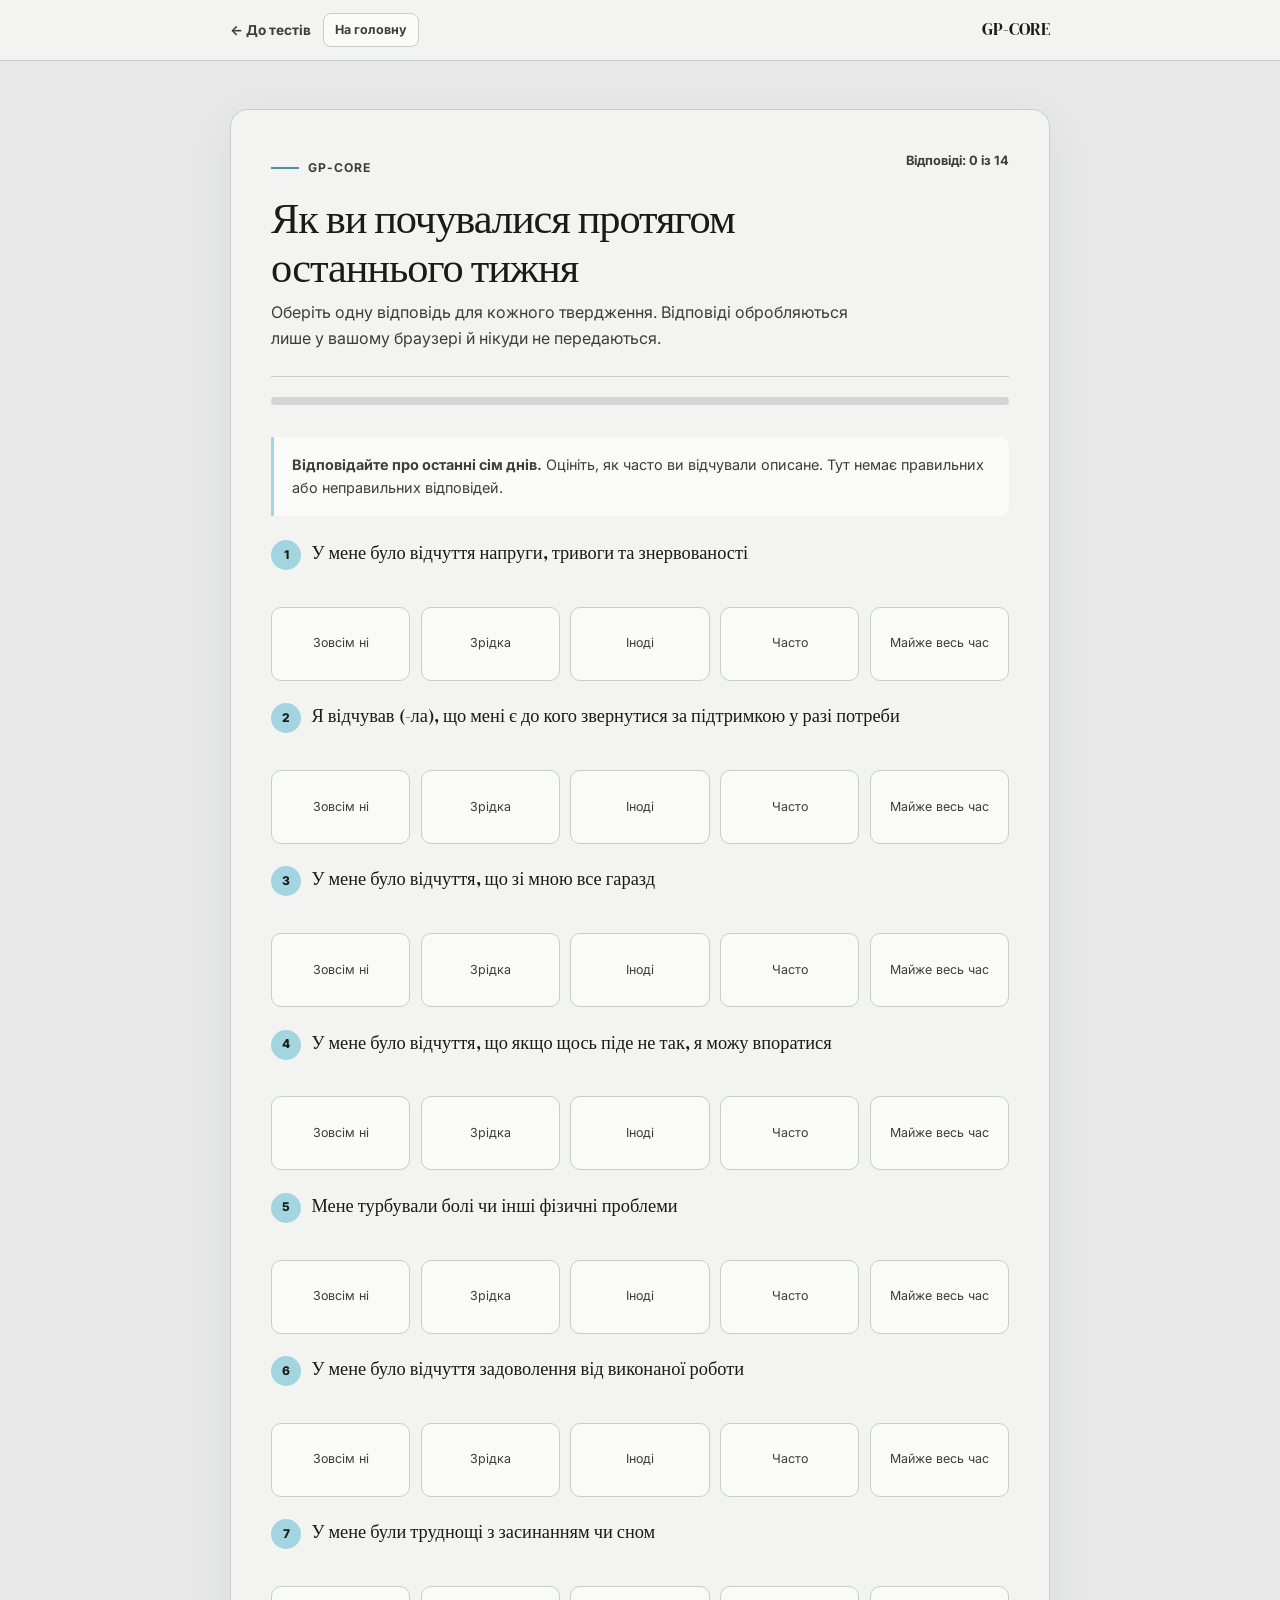
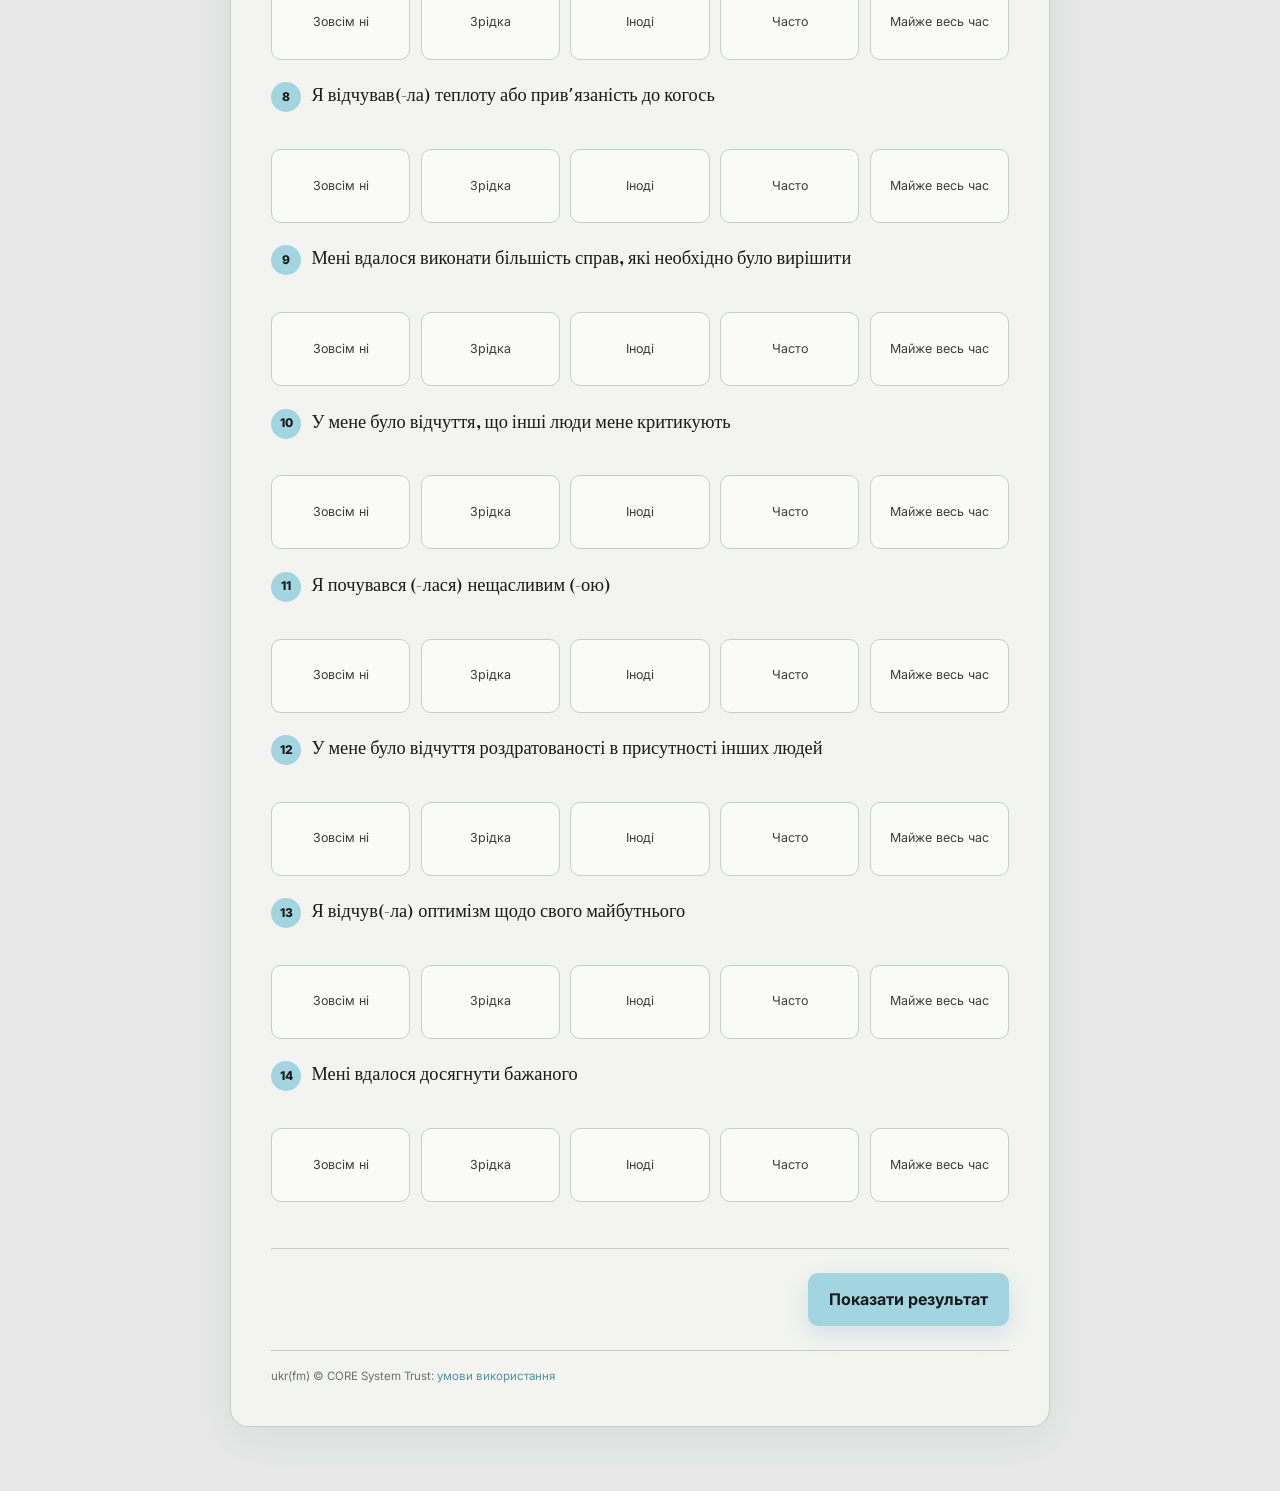
<file: gp-core.html>
<!DOCTYPE html>
<html lang="uk">
<head>
<meta charset="UTF-8">
<meta name="viewport" content="width=device-width, initial-scale=1.0">
<title>GP-CORE — психологічний тест</title>
<meta name="description" content="Український онлайн-опитувальник GP-CORE про психологічний стан протягом останнього тижня.">
<link rel="icon" href="data:image/svg+xml,<svg xmlns='http://www.w3.org/2000/svg' viewBox='0 0 100 100'><rect fill='%23A3D5E0' rx='18' width='100' height='100'/><text x='50' y='68' font-size='48' font-family='serif' fill='%231A1A1A' text-anchor='middle'>ОГ</text></svg>">
<link rel="preconnect" href="https://fonts.googleapis.com">
<link rel="preconnect" href="https://fonts.gstatic.com" crossorigin>
<link href="https://fonts.googleapis.com/css2?family=DM+Serif+Display&family=Inter:wght@300;400;500;600;700&display=swap" rel="stylesheet">
<link rel="stylesheet" href="assets/tests.css">
</head>
<body class="assessment-body">

<nav class="assessment-nav" aria-label="Навігація тесту">
  <div class="assessment-wrap">
    <div class="assessment-nav-actions">
      <a class="back-link" href="tests.html">← До тестів</a>
      <a class="home-link" href="index.html">На головну</a>
    </div>
    <span class="assessment-name">GP-CORE</span>
  </div>
</nav>

<main class="assessment-main">
  <div class="assessment-wrap">
    <section class="test-shell" id="gpCoreTest" aria-labelledby="gpTestTitle">
      <div class="test-header">
        <div>
          <p class="eyebrow">GP-CORE</p>
          <h1 id="gpTestTitle" tabindex="-1">Як ви почувалися протягом останнього тижня</h1>
          <p>Оберіть одну відповідь для кожного твердження. Відповіді обробляються лише у вашому браузері й нікуди не передаються.</p>
        </div>
        <p class="progress-copy" id="progressCopy" aria-live="polite">Відповіді: 0 із 14</p>
      </div>
      <div class="progress-track" aria-hidden="true">
        <div class="progress-bar" id="progressBar"></div>
      </div>
      <p class="test-instruction"><strong>Відповідайте про останні сім днів.</strong> Оцініть, як часто ви відчували описане. Тут немає правильних або неправильних відповідей.</p>

      <form id="gpCoreForm" novalidate>
        <div id="gpCoreQuestions"></div>
        <p class="form-error" id="formError" role="alert" hidden>Будь ласка, дайте відповідь на всі 14 запитань.</p>
        <div class="form-actions">
          <button class="primary-button" type="submit">Показати результат</button>
        </div>
      </form>
      <p class="instrument-credit">ukr(fm) © CORE System Trust: <a href="https://www.coresystemtrust.org.uk/copyright.pdf" target="_blank" rel="noopener">умови використання</a></p>
    </section>

    <section class="result" id="gpCoreResult" aria-labelledby="resultTitle" aria-live="polite" hidden>
      <p class="result-kicker">Результат GP-CORE</p>
      <div class="result-top">
        <div class="score-orb" aria-label="Середній бал">
          <span class="score-value" id="scoreValue">0.00</span>
          <span class="score-max">із 4</span>
        </div>
        <div>
          <h2 id="resultTitle" tabindex="-1">Ваш середній бал</h2>
          <p class="result-summary">Цей показник узагальнює відповіді про самопочуття та щоденне функціонування за останній тиждень.</p>
        </div>
      </div>
      <div class="score-continuum" aria-hidden="true">
        <div class="continuum-marker" id="scoreMarker"></div>
        <div class="continuum-line"></div>
        <div class="continuum-labels">
          <span>0 — менше труднощів</span>
          <span>2 — середина</span>
          <span>4 — більше труднощів</span>
        </div>
      </div>
      <div class="personal-meaning" aria-live="polite">
        <p class="personal-meaning-label">Що означає ваш результат</p>
        <h3 id="scoreMeaningTitle">Положення на шкалі</h3>
        <p id="scoreMeaningText"></p>
      </div>
      <section class="result-focus" aria-labelledby="resultFocusTitle">
        <h3 id="resultFocusTitle">На що звернути увагу</h3>
        <p id="focusIntro"></p>
        <ul id="focusList"></ul>
      </section>
      <div class="result-notice">
        <strong>Що робити з результатом.</strong> Це не діагноз і не оцінка «норми». Якщо труднощі тривають, посилюються або помітно заважають життю, їх можна обговорити з психологом чи іншим відповідним фахівцем. Повторне проходження допоможе помітити зміни з часом.
      </div>
      <div class="result-actions">
        <button class="secondary-button" id="restartGpCore" type="button">Пройти ще раз</button>
      </div>
      <p class="instrument-credit">ukr(fm) © CORE System Trust: <a href="https://www.coresystemtrust.org.uk/copyright.pdf" target="_blank" rel="noopener">умови використання</a></p>
    </section>
  </div>
</main>

<script src="assets/tests.js"></script>
</body>
</html>
</file>
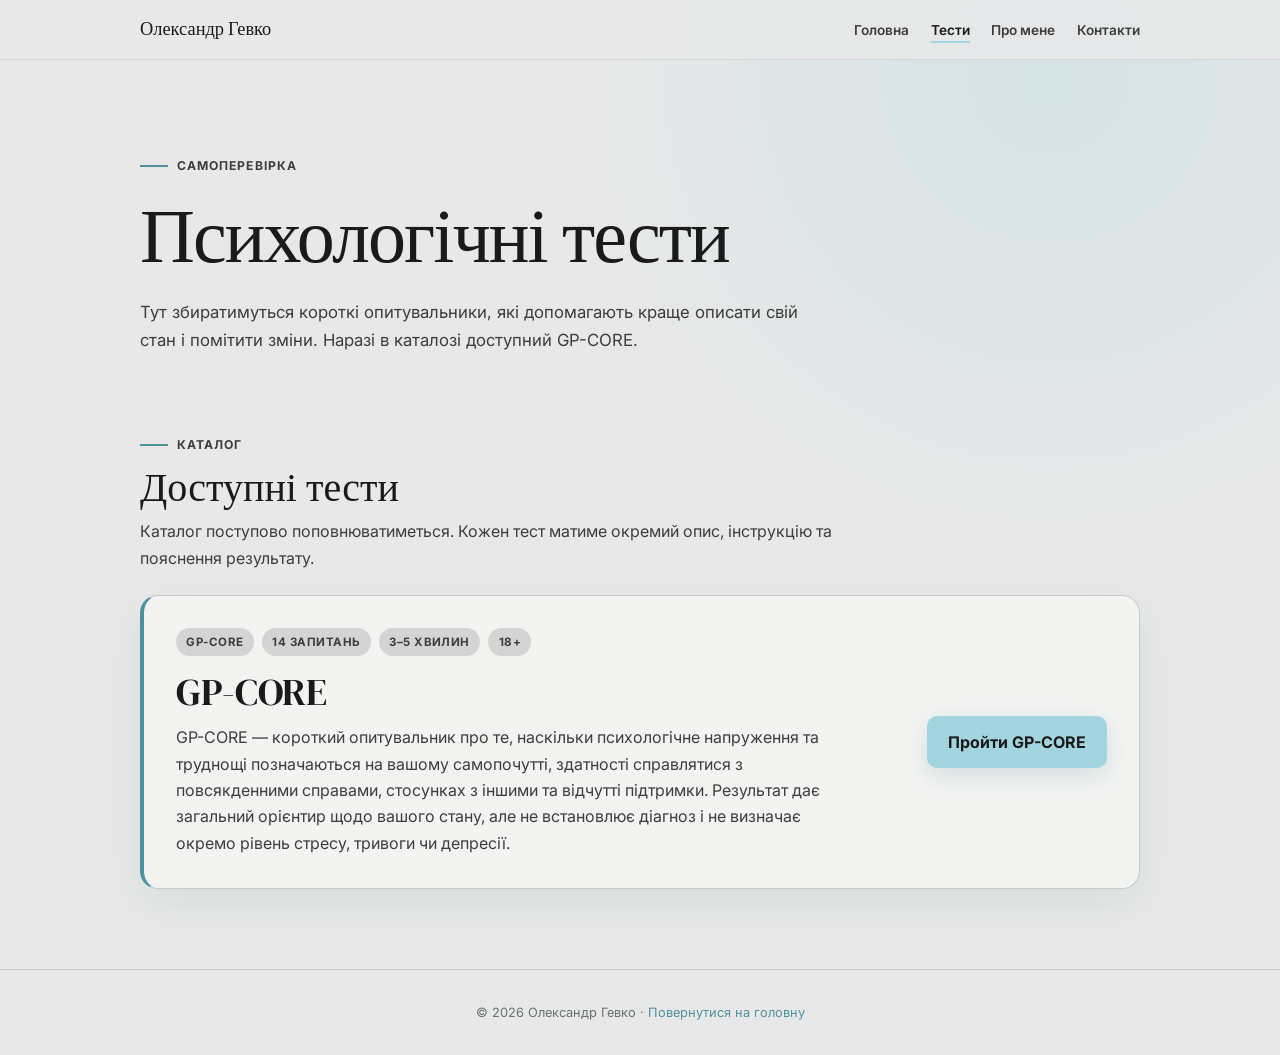
<file: tests.html>
<!DOCTYPE html>
<html lang="uk">
<head>
<meta charset="UTF-8">
<meta name="viewport" content="width=device-width, initial-scale=1.0">
<title>Психологічні тести — Олександр Гевко</title>
<meta name="description" content="Каталог україномовних психологічних опитувальників для самоспостереження.">
<meta property="og:title" content="Психологічні тести — Олександр Гевко">
<meta property="og:description" content="Каталог україномовних психологічних опитувальників для самоспостереження.">
<meta property="og:type" content="website">
<meta property="og:locale" content="uk_UA">
<link rel="icon" href="data:image/svg+xml,<svg xmlns='http://www.w3.org/2000/svg' viewBox='0 0 100 100'><rect fill='%23A3D5E0' rx='18' width='100' height='100'/><text x='50' y='68' font-size='48' font-family='serif' fill='%231A1A1A' text-anchor='middle'>ОГ</text></svg>">
<link rel="preconnect" href="https://fonts.googleapis.com">
<link rel="preconnect" href="https://fonts.gstatic.com" crossorigin>
<link href="https://fonts.googleapis.com/css2?family=Caveat:wght@400;700&family=DM+Serif+Display&family=Inter:wght@300;400;500;600;700&display=swap" rel="stylesheet">
<link rel="stylesheet" href="assets/tests.css">
</head>
<body>

<nav class="nav" aria-label="Головна навігація">
  <div class="wrap">
    <a href="index.html" class="nav-logo">Олександр Гевко</a>
    <button class="burger" id="burger" aria-label="Меню" aria-expanded="false" aria-controls="navLinks">
      <span></span><span></span><span></span>
    </button>
    <ul class="nav-links" id="navLinks" role="list">
      <li><a href="index.html">Головна</a></li>
      <li><a href="tests.html" aria-current="page">Тести</a></li>
      <li><a href="index.html#about">Про мене</a></li>
      <li><a href="index.html#contact">Контакти</a></li>
    </ul>
  </div>
</nav>

<header class="tests-hero">
  <div class="wrap">
    <div>
      <p class="eyebrow">Самоперевірка</p>
      <h1>Психологічні тести</h1>
      <p class="hero-copy">Тут збиратимуться короткі опитувальники, які допомагають краще описати свій стан і помітити зміни. Наразі в каталозі доступний GP-CORE.</p>
    </div>
  </div>
</header>

<main class="tests-main">
  <div class="wrap">
    <div class="catalog-heading">
      <p class="eyebrow">Каталог</p>
      <h2>Доступні тести</h2>
      <p>Каталог поступово поповнюватиметься. Кожен тест матиме окремий опис, інструкцію та пояснення результату.</p>
    </div>

    <section class="test-card test-card--available" aria-labelledby="gpCoreCardTitle">
      <div>
        <div class="test-meta" aria-label="Характеристики тесту">
          <span class="pill">GP-CORE</span>
          <span class="pill">14 запитань</span>
          <span class="pill">3–5 хвилин</span>
          <span class="pill">18+</span>
        </div>
        <h2 id="gpCoreCardTitle">GP-CORE</h2>
        <p>GP-CORE — короткий опитувальник про те, наскільки психологічне напруження та труднощі позначаються на вашому самопочутті, здатності справлятися з повсякденними справами, стосунках з іншими та відчутті підтримки. Результат дає загальний орієнтир щодо вашого стану, але не встановлює діагноз і не визначає окремо рівень стресу, тривоги чи депресії.</p>
      </div>
      <a class="primary-button" href="gp-core.html" target="_blank" rel="noopener">Пройти GP-CORE</a>
    </section>
  </div>
</main>

<footer class="site-footer">
  <div class="wrap">&copy; 2026 Олександр Гевко · <a href="index.html">Повернутися на головну</a></div>
</footer>

<script src="assets/tests.js"></script>
</body>
</html>
</file>
<file: assets/tests.css>
*,*::before,*::after{box-sizing:border-box;margin:0;padding:0}
:root{
  --bg:#E8E8E8;--bg-alt:#D4D4D4;--surface:#F3F4F2;--surface-strong:#FAFBF9;
  --accent:#A3D5E0;--accent-text:#4E919F;--line:#C5CDCD;
  --text:#1A1A1A;--text-secondary:#3D3D3D;--muted:#697171;
  --font-heading:'DM Serif Display',serif;--font-body:'Inter',sans-serif;--font-sig:'Caveat',cursive;
  --nav-h:60px;--max-w:1000px;--radius:12px;
}
@media(prefers-color-scheme:dark){
  :root{--bg:#1A1A1A;--bg-alt:#2A2A2A;--surface:#232525;--surface-strong:#292C2C;
    --accent:#7BBFCC;--accent-text:#7BBFCC;--line:#3D484A;--text:#E8E8E8;--text-secondary:#C2C6C6;--muted:#9CA5A5}
}
html{scroll-behavior:smooth;scroll-padding-top:calc(var(--nav-h) + 1rem)}
body{min-height:100vh;font-family:var(--font-body);color:var(--text);line-height:1.65;
  background:radial-gradient(circle at 82% 7%,color-mix(in srgb,var(--accent) 28%,transparent),transparent 30rem),var(--bg)}
a{color:var(--accent-text);text-decoration:none}
a:hover{text-decoration:underline}
button,input{font:inherit}
:focus-visible{outline:3px solid var(--accent-text);outline-offset:3px;border-radius:4px}
.wrap{width:min(100% - 2.5rem,var(--max-w));margin-inline:auto}

.nav{position:fixed;inset:0 0 auto;height:var(--nav-h);z-index:20;
  background:color-mix(in srgb,var(--bg) 82%,transparent);backdrop-filter:blur(14px);-webkit-backdrop-filter:blur(14px);
  border-bottom:1px solid color-mix(in srgb,var(--line) 55%,transparent)}
.nav .wrap{height:100%;display:flex;align-items:center;justify-content:space-between}
.nav-logo{font-family:var(--font-heading);font-size:1.15rem;color:var(--text)}
.nav-links{display:flex;align-items:center;gap:1.35rem;list-style:none}
.nav-links a{font-size:.85rem;font-weight:600;color:var(--text-secondary)}
.nav-links a[aria-current="page"]{color:var(--text);border-bottom:2px solid var(--accent);padding-bottom:.2rem}
.burger{display:none;flex-direction:column;gap:5px;padding:10px;border:0;background:transparent;cursor:pointer}
.burger span{width:24px;height:2px;background:var(--text);transition:transform .25s,opacity .25s}
.burger.active span:nth-child(1){transform:translateY(7px) rotate(45deg)}
.burger.active span:nth-child(2){opacity:0}
.burger.active span:nth-child(3){transform:translateY(-7px) rotate(-45deg)}

.tests-hero{padding:calc(var(--nav-h) + 5.5rem) 0 4.5rem}
.eyebrow{display:inline-flex;align-items:center;gap:.55rem;margin-bottom:1rem;font-size:.76rem;font-weight:700;
  letter-spacing:.09em;text-transform:uppercase;color:var(--text-secondary)}
.eyebrow::before{content:'';width:28px;height:2px;background:var(--accent-text)}
h1,h2,h3{font-family:var(--font-heading);font-weight:400;line-height:1.15}
h1{max-width:700px;font-size:clamp(2.5rem,6vw,4.75rem);letter-spacing:-.025em}
.hero-copy{max-width:660px;margin-top:1.25rem;font-size:1.05rem;color:var(--text-secondary)}

.tests-main{padding-bottom:5rem}
.catalog-heading{max-width:700px;margin-bottom:1.5rem}
.catalog-heading .eyebrow{margin-bottom:.55rem}
.catalog-heading h2{font-size:clamp(1.8rem,4vw,2.5rem);margin-bottom:.55rem}
.catalog-heading>p:last-child{color:var(--text-secondary)}
.test-card{display:grid;grid-template-columns:1fr auto;gap:2rem;align-items:center;padding:2rem;
  border:1px solid var(--line);border-radius:18px;background:var(--surface);box-shadow:0 14px 44px rgba(34,65,70,.07)}
.test-card--available{border-left:4px solid var(--accent-text)}
.test-meta{display:flex;flex-wrap:wrap;gap:.5rem;margin-bottom:.9rem}
.pill{padding:.28rem .65rem;border-radius:999px;background:var(--bg-alt);font-size:.72rem;font-weight:700;
  letter-spacing:.04em;text-transform:uppercase;color:var(--text-secondary)}
.test-card h2{font-size:clamp(1.7rem,4vw,2.35rem);margin-bottom:.65rem}
.test-card p{max-width:670px;color:var(--text-secondary)}
.primary-button,.secondary-button{display:inline-flex;align-items:center;justify-content:center;min-height:48px;padding:.75rem 1.25rem;
  border-radius:10px;border:1px solid transparent;font-weight:700;cursor:pointer;transition:transform .2s,opacity .2s,background .2s}
.primary-button{background:var(--accent);color:#1A1A1A;box-shadow:0 8px 24px rgba(72,130,141,.18)}
.primary-button:hover{transform:translateY(-2px);text-decoration:none}
.secondary-button{background:transparent;color:var(--text);border-color:var(--line)}
.secondary-button:hover{background:var(--surface)}

.test-shell{margin-top:2rem;padding:clamp(1.25rem,4vw,2.5rem);border-radius:18px;background:var(--surface);
  border:1px solid var(--line);box-shadow:0 14px 44px rgba(34,65,70,.07)}
[hidden]{display:none!important}
.test-header{display:grid;grid-template-columns:1fr auto;gap:1.5rem;align-items:start;padding-bottom:1.5rem;border-bottom:1px solid var(--line)}
.test-header h2{font-size:clamp(1.7rem,4vw,2.25rem);margin-bottom:.45rem}
.test-header p{color:var(--text-secondary)}
.progress-copy{font-size:.8rem;font-weight:700;color:var(--text-secondary);white-space:nowrap}
.progress-track{height:8px;margin:1.25rem 0 2rem;border-radius:99px;background:var(--bg-alt);overflow:hidden}
.progress-bar{width:0;height:100%;border-radius:inherit;background:var(--accent-text);transition:width .25s ease}
.test-instruction{margin-bottom:1.5rem;padding:1rem 1.1rem;border-left:3px solid var(--accent);border-radius:0 10px 10px 0;
  background:var(--surface-strong);font-size:.9rem;color:var(--text-secondary)}
.question{border:0;padding:1.4rem 0}
.question+.question{border-top:1px solid color-mix(in srgb,var(--line) 72%,transparent)}
.question legend{width:100%;font-family:var(--font-heading);font-size:1.15rem;line-height:1.4;margin-bottom:.9rem}
.question-number{display:inline-grid;place-items:center;width:30px;height:30px;margin-right:.65rem;border-radius:50%;
  background:var(--accent);font-family:var(--font-body);font-size:.75rem;font-weight:800;color:#1A1A1A;vertical-align:middle}
.options{display:grid;grid-template-columns:repeat(5,minmax(0,1fr));gap:.65rem}
.option{position:relative;display:flex;min-height:74px;cursor:pointer}
.option input{position:absolute;opacity:0;pointer-events:none}
.option span{display:flex;width:100%;align-items:center;justify-content:center;padding:.75rem;border:1px solid var(--line);
  border-radius:10px;background:var(--surface-strong);text-align:center;font-size:.78rem;line-height:1.35;
  color:var(--text-secondary);transition:border-color .2s,background .2s,transform .2s}
.option input:checked+span{border-color:var(--accent-text);background:color-mix(in srgb,var(--accent) 48%,var(--surface));
  color:var(--text);font-weight:700;transform:translateY(-2px)}
.option input:focus-visible+span{outline:3px solid var(--accent-text);outline-offset:2px}
.form-actions{display:flex;justify-content:flex-end;margin-top:1.5rem;padding-top:1.5rem;border-top:1px solid var(--line)}
.form-error{margin-top:1rem;padding:.85rem 1rem;border-left:3px solid var(--accent-text);border-radius:0 8px 8px 0;
  background:var(--surface-strong);font-size:.86rem;color:var(--text-secondary)}
.instrument-credit{margin-top:1.5rem;padding-top:1rem;border-top:1px solid var(--line);font-size:.72rem;color:var(--muted)}

.result{margin-top:2rem;padding:clamp(1.25rem,4vw,2.5rem);border-radius:18px;background:var(--surface);
  border:1px solid var(--line);box-shadow:0 14px 44px rgba(34,65,70,.08)}
.result-kicker{font-size:.76rem;font-weight:800;letter-spacing:.08em;text-transform:uppercase;color:var(--accent-text)}
.result-top{display:flex;gap:1.5rem;align-items:center;margin:1rem 0 1.5rem}
.score-orb{display:grid;place-items:center;flex:0 0 104px;width:104px;height:104px;border-radius:50%;background:var(--accent);
  color:#1A1A1A;box-shadow:inset 0 0 0 8px color-mix(in srgb,#fff 28%,transparent)}
.score-value{font-family:var(--font-heading);font-size:2.45rem;line-height:1}
.score-max{font-size:.72rem;font-weight:700}
.result h2{font-size:clamp(1.75rem,4vw,2.35rem);margin-bottom:.4rem}
.result-summary,.result-next{color:var(--text-secondary)}
.score-continuum{position:relative;margin:2rem 0 1.65rem;padding-top:16px}
.continuum-line{height:8px;border-radius:99px;background:linear-gradient(90deg,var(--surface-strong),var(--accent));
  border:1px solid var(--line)}
.continuum-marker{position:absolute;top:8px;left:0;width:22px;height:22px;border:5px solid var(--surface);border-radius:50%;
  background:var(--text);transform:translateX(-50%);box-shadow:0 2px 8px rgba(0,0,0,.22);transition:left .45s ease}
.continuum-labels{display:grid;grid-template-columns:1fr 1fr 1fr;margin-top:.55rem;font-size:.7rem;font-weight:700;color:var(--muted)}
.continuum-labels span:nth-child(2){text-align:center}.continuum-labels span:last-child{text-align:right}
.result-notice{margin-top:1.4rem;padding:1rem 1.1rem;border-left:3px solid var(--accent);border-radius:0 10px 10px 0;
  background:var(--surface-strong);font-size:.84rem;color:var(--text-secondary)}
.personal-meaning{margin-top:1.5rem;padding:1.25rem 1.35rem;border:1px solid var(--accent-text);border-radius:12px;
  background:color-mix(in srgb,var(--accent) 18%,var(--surface-strong))}
.personal-meaning-label{margin-bottom:.3rem;font-size:.7rem;font-weight:800;letter-spacing:.08em;text-transform:uppercase;color:var(--accent-text)}
.personal-meaning h3{font-size:1.25rem;margin-bottom:.35rem}
.personal-meaning>p:last-child{font-size:.9rem;color:var(--text-secondary)}
.result-focus{margin-top:1.25rem;padding:1.2rem 1.35rem;border:1px solid var(--line);border-radius:12px;background:var(--surface-strong)}
.result-focus h3{font-size:1.2rem;margin-bottom:.35rem}
.result-focus>p{font-size:.88rem;color:var(--text-secondary)}
.result-focus ul{display:grid;gap:.45rem;margin-top:.75rem;padding:0;list-style:none}
.result-focus li{position:relative;padding-left:1.1rem;font-size:.86rem;color:var(--text-secondary)}
.result-focus li::before{content:'';position:absolute;left:0;top:.65em;width:6px;height:6px;border-radius:50%;background:var(--accent-text)}
.result-actions{display:flex;flex-wrap:wrap;gap:.75rem;margin-top:1.5rem}

.sources{margin-top:2rem;padding:1.5rem 0;border-top:1px solid var(--line)}
.sources h2{font-size:1.35rem;margin-bottom:.75rem}
.sources h3{margin-top:1.35rem;font-size:1.05rem}
.sources p,.sources li{font-size:.82rem;color:var(--text-secondary)}
.sources ul{padding-left:1.2rem;margin-top:.6rem}
.sources li+li{margin-top:.35rem}
.site-footer{padding:2rem 0;border-top:1px solid var(--line);text-align:center;font-size:.8rem;color:var(--muted)}

.assessment-body{background:var(--bg)}
.assessment-nav{border-bottom:1px solid var(--line);background:var(--surface)}
.assessment-wrap{width:min(100% - 2.5rem,820px);margin-inline:auto}
.assessment-nav .assessment-wrap{min-height:60px;display:flex;align-items:center;justify-content:space-between;gap:1rem}
.assessment-nav-actions{display:flex;align-items:center;gap:.75rem}
.back-link{font-size:.85rem;font-weight:700;color:var(--text-secondary)}
.home-link{display:inline-flex;align-items:center;min-height:34px;padding:.35rem .7rem;border:1px solid var(--line);border-radius:8px;
  background:var(--surface-strong);font-size:.78rem;font-weight:700;color:var(--text-secondary)}
.home-link:hover{border-color:var(--accent-text);color:var(--text);text-decoration:none}
.assessment-name{font-family:var(--font-heading);font-size:1.05rem}
.assessment-main{padding:clamp(1.25rem,4vw,3rem) 0 4rem}
.assessment-main .test-shell,.assessment-main .result{margin-top:0}
.assessment-main .test-header h1{font-size:clamp(1.9rem,5vw,2.65rem);margin-bottom:.45rem}

@media(max-width:760px){
  .burger{display:flex}
  .nav-links{position:fixed;top:var(--nav-h);left:0;width:100%;display:flex;flex-direction:column;align-items:stretch;
    gap:.25rem;padding:1rem 1.25rem 1.25rem;background:var(--bg);border-bottom:1px solid var(--line);
    transform:translateY(-120%);transition:transform .25s}
  .nav-links.open{transform:translateY(0)}
  .nav-links a{display:block;padding:.65rem}
  .tests-hero{padding-top:calc(var(--nav-h) + 4rem)}
  .test-card{grid-template-columns:1fr}
  .test-card .primary-button{width:100%}
  .test-header{grid-template-columns:1fr}.progress-copy{white-space:normal}
  .options{grid-template-columns:1fr 1fr}
  .result-top{align-items:flex-start}.score-orb{flex-basis:88px;width:88px;height:88px}.score-value{font-size:2rem}
}
@media(max-width:430px){
  .wrap{width:min(100% - 1.5rem,var(--max-w))}
  .assessment-wrap{width:min(100% - 1.5rem,820px)}
  .assessment-nav .assessment-wrap{gap:.65rem}
  .assessment-nav-actions{gap:.5rem}
  .back-link{font-size:.78rem}
  .home-link{padding:.3rem .55rem;font-size:.72rem}
  h1{font-size:2.55rem}
  .options{grid-template-columns:1fr}
  .option{min-height:52px}
  .result-top{flex-direction:column}
  .result-actions>*{width:100%}
  .continuum-labels{font-size:.62rem;line-height:1.35}
}
@media(prefers-reduced-motion:reduce){html{scroll-behavior:auto}.progress-bar,.continuum-marker,.primary-button,.option span{transition:none}}
</file>
